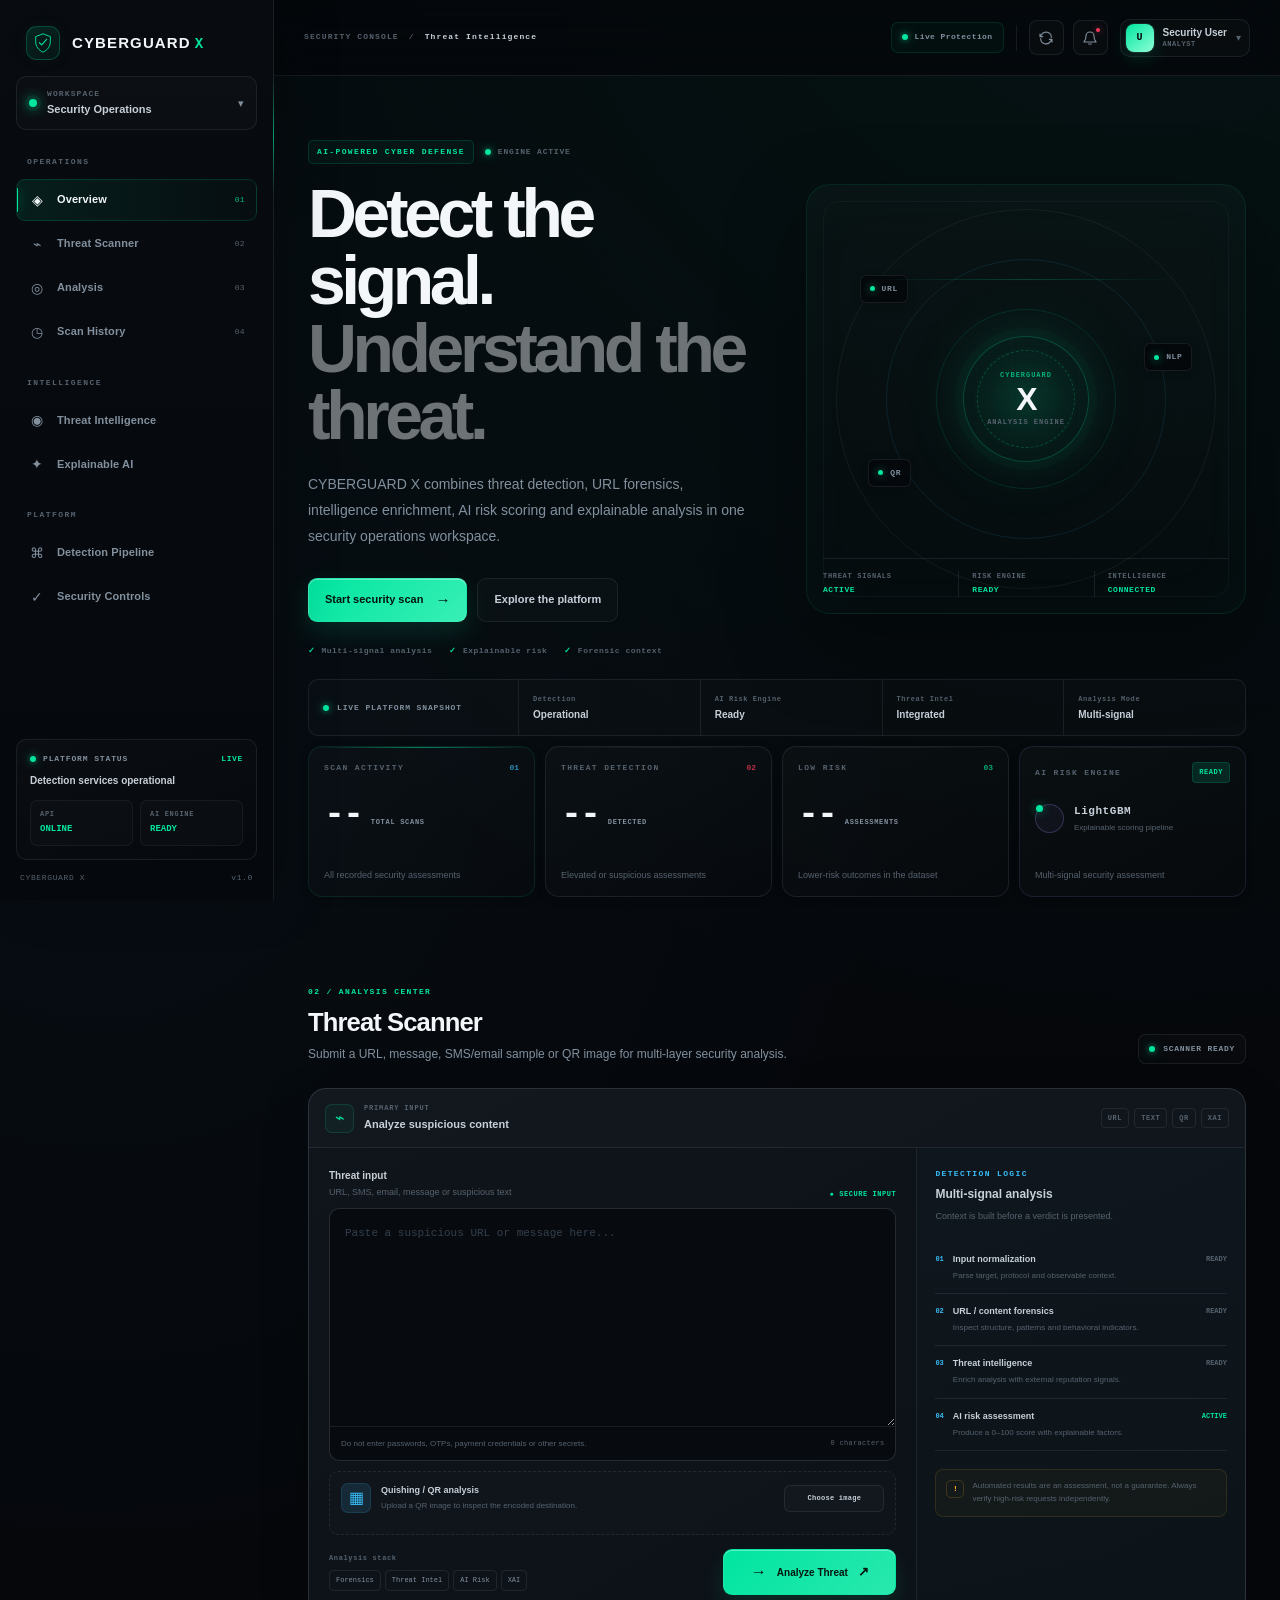
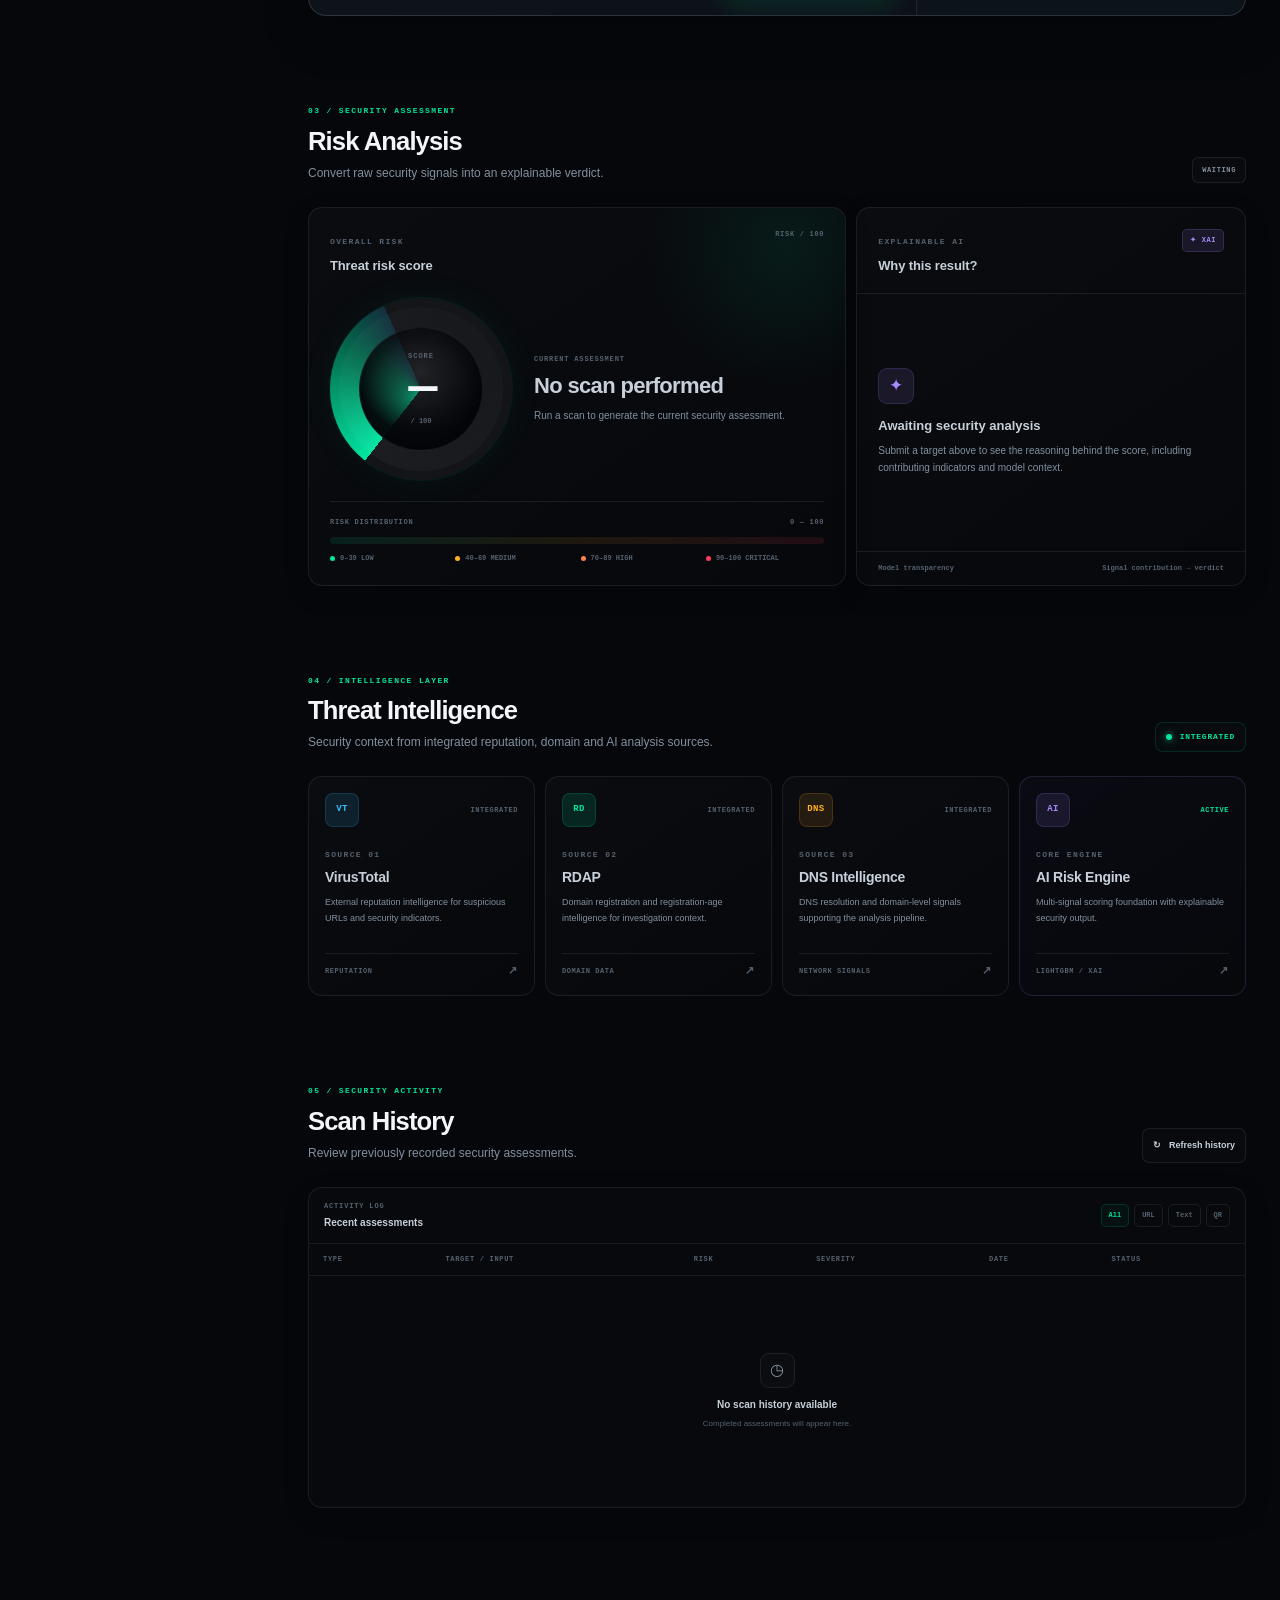
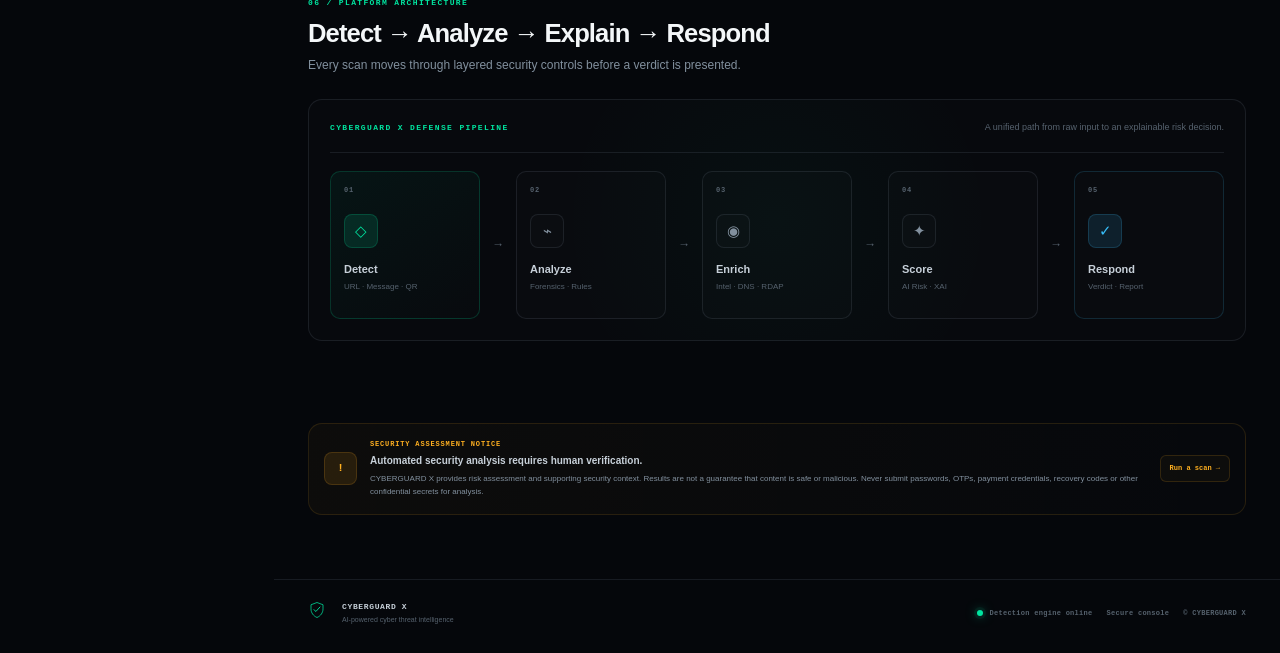
<file: index.html>
<!DOCTYPE html>
<html lang="en">
<head>
    <meta charset="UTF-8">
    <meta name="viewport" content="width=device-width, initial-scale=1.0">
    <meta name="description" content="CYBERGUARD X — AI-powered cyber threat detection, intelligence, explainable risk analysis and security investigation console.">
    <meta name="theme-color" content="#05070B">
    <meta name="color-scheme" content="dark">
    <title>CYBERGUARD X | Threat Intelligence Console</title>
    <link rel="stylesheet" href="style.css">
</head>
<body>

<!-- =========================================================
     CYBERGUARD X — PROFESSIONAL SOC CONSOLE
     This HTML preserves the existing JavaScript DOM contracts.
     ========================================================== -->

<div class="app-background" aria-hidden="true">
    <div class="background-grid"></div>
    <div class="background-noise"></div>
    <div class="background-glow glow-primary"></div>
    <div class="background-glow glow-secondary"></div>
</div>

<div class="app-shell" id="appShell">
    

    <!-- SIDEBAR -->
    <aside class="sidebar" id="sidebar" aria-label="Primary navigation">
        <div class="sidebar-top">
            <a class="brand" href="#overview" aria-label="CYBERGUARD X home">
                <span class="brand-mark" aria-hidden="true">
                    <svg viewBox="0 0 48 48">
                        <path d="M24 4 40 10v11c0 10.5-6.3 18.8-16 23C14.3 39.8 8 31.5 8 21V10L24 4Z" fill="none" stroke="currentColor" stroke-width="2"/>
                        <path d="m16 23 5 5 11-12" fill="none" stroke="currentColor" stroke-width="2.4" stroke-linecap="round" stroke-linejoin="round"/>
                    </svg>
                </span>
                <span class="brand-copy">
                    <strong>CYBERGUARD</strong><em>X</em>
                </span>
            </a>

            <div class="workspace-switcher">
                <span class="workspace-dot"></span>
                <span class="workspace-copy"><small>WORKSPACE</small><strong>Security Operations</strong></span>
                <span class="workspace-chevron" aria-hidden="true">▾</span>
            </div>

            <nav class="sidebar-nav" aria-label="Security console">
                <div class="nav-group">
                    <span class="nav-group-label">OPERATIONS</span>

                    <a href="#overview" class="nav-item active" data-section="overview">
                        <span class="nav-symbol">◈</span><span class="nav-label">Overview</span><span class="nav-shortcut">01</span>
                    </a>
                    <a href="#scanner" class="nav-item" data-section="scanner">
                        <span class="nav-symbol">⌁</span><span class="nav-label">Threat Scanner</span><span class="nav-shortcut">02</span>
                    </a>
                    <a href="#analysis" class="nav-item" data-section="analysis">
                        <span class="nav-symbol">◎</span><span class="nav-label">Analysis</span><span class="nav-shortcut">03</span>
                    </a>
                    <a href="#history" class="nav-item" data-section="history">
                        <span class="nav-symbol">◷</span><span class="nav-label">Scan History</span><span class="nav-shortcut">04</span>
                    </a>
                </div>

                <div class="nav-group">
                    <span class="nav-group-label">INTELLIGENCE</span>
                    <a href="#threat-intelligence" class="nav-item">
                        <span class="nav-symbol">◉</span><span class="nav-label">Threat Intelligence</span>
                    </a>
                    <a href="#xai" class="nav-item">
                        <span class="nav-symbol">✦</span><span class="nav-label">Explainable AI</span>
                    </a>
                </div>

                <div class="nav-group">
                    <span class="nav-group-label">PLATFORM</span>
                    <a href="#architecture" class="nav-item">
                        <span class="nav-symbol">⌘</span><span class="nav-label">Detection Pipeline</span>
                    </a>
                    <a href="#security-notice" class="nav-item">
                        <span class="nav-symbol">✓</span><span class="nav-label">Security Controls</span>
                    </a>
                </div>
            </nav>
        </div>

        <div class="sidebar-bottom">
            <div class="system-status-panel">
                <div class="system-status-top">
                    <div class="system-live"><span class="live-dot"></span><span>PLATFORM STATUS</span></div>
                    <span class="status-caption">LIVE</span>
                </div>
                <strong class="system-status-title">Detection services operational</strong>
                <div class="system-health-grid">
                    <div class="health-cell"><span>API</span><strong id="apiStatus">ONLINE</strong></div>
                    <div class="health-cell"><span>AI ENGINE</span><strong id="engineStatus">READY</strong></div>
                </div>
            </div>
            <div class="sidebar-meta"><span>CYBERGUARD X</span><span>v1.0</span></div>
        </div>
    </aside>

    <!-- MAIN -->
    <div class="main-wrapper">

        <!-- TOPBAR -->
        <header class="topbar">
            <div class="topbar-left">
                <button type="button" class="mobile-menu-btn" id="mobileMenuBtn" aria-label="Open navigation" aria-controls="sidebar">
                    <span></span><span></span><span></span>
                </button>
                <div class="breadcrumb">
                    <span>SECURITY CONSOLE</span><span class="breadcrumb-separator">/</span><strong>Threat Intelligence</strong>
                </div>
            </div>

            <div class="topbar-right">
                <div class="console-state"><span class="live-dot"></span><span>Live Protection</span></div>
                <div class="topbar-divider"></div>

                <button type="button" class="topbar-icon-button" id="refreshBtn" title="Refresh dashboard" aria-label="Refresh dashboard">
                    <svg viewBox="0 0 24 24" aria-hidden="true"><path d="M20 11a8 8 0 0 0-14.8-4L3 10m0-4v4h4M4 13a8 8 0 0 0 14.8 4L21 14m0 4v-4h-4" fill="none" stroke="currentColor" stroke-width="1.7" stroke-linecap="round" stroke-linejoin="round"/></svg>
                </button>

                <button type="button" class="topbar-icon-button" title="Notifications" aria-label="Notifications">
                    <span class="notification-indicator"></span>
                    <svg viewBox="0 0 24 24" aria-hidden="true"><path d="M18 9a6 6 0 0 0-12 0c0 7-3 7-3 9h18c0-2-3-2-3-9M10 21h4" fill="none" stroke="currentColor" stroke-width="1.7" stroke-linecap="round"/></svg>
                </button>

                <button type="button" class="profile-btn" id="profileBtn" aria-label="Open security user profile" aria-haspopup="dialog">
                    <span class="profile-avatar">U</span>
                    <span class="profile-copy"><strong>Security User</strong><small>Analyst</small></span>
                    <span class="profile-chevron" aria-hidden="true">▾</span>
                </button>
            </div>
        </header>

        <!-- CONTENT -->
        <main class="content">

            <!-- HERO -->
            <section id="overview" class="hero-section page-section" data-page-section="overview">
                <div class="hero-grid">
                    <div class="hero-copy">
                        <div class="eyebrow-row">
                            <span class="eyebrow">AI-POWERED CYBER DEFENSE</span>
                            <span class="eyebrow-status"><span class="live-dot"></span>ENGINE ACTIVE</span>
                        </div>
                        <h1>Detect the signal.<span>Understand the threat.</span></h1>
                        <p class="hero-description">CYBERGUARD X combines threat detection, URL forensics, intelligence enrichment, AI risk scoring and explainable analysis in one security operations workspace.</p>
                        <div class="hero-actions">
                            <a href="#scanner" class="button button-primary"><span>Start security scan</span><span class="button-arrow">→</span></a>
                            <a href="#architecture" class="button button-ghost"><span>Explore the platform</span></a>
                        </div>
                        <div class="hero-trust-row">
                            <span><span class="trust-check">✓</span>Multi-signal analysis</span>
                            <span><span class="trust-check">✓</span>Explainable risk</span>
                            <span><span class="trust-check">✓</span>Forensic context</span>
                        </div>
                    </div>

                    <div class="hero-visual" aria-label="CYBERGUARD X detection engine visualization">
                        <div class="hero-visual-grid"></div>
                        <div class="signal-orbit orbit-one"></div>
                        <div class="signal-orbit orbit-two"></div>
                        <div class="signal-orbit orbit-three"></div>
                        <div class="signal-node node-a"><span class="node-pulse"></span>URL</div>
                        <div class="signal-node node-b"><span class="node-pulse"></span>QR</div>
                        <div class="signal-node node-c"><span class="node-pulse"></span>NLP</div>

                        <div class="signal-core">
                            <div class="core-ring"></div>
                            <div class="core-content"><span class="core-label">CYBERGUARD</span><strong>X</strong><small>ANALYSIS ENGINE</small></div>
                        </div>

                        <div class="hero-telemetry">
                            <span class="telemetry-line"><span>THREAT SIGNALS</span><strong>ACTIVE</strong></span>
                            <span class="telemetry-line"><span>RISK ENGINE</span><strong>READY</strong></span>
                            <span class="telemetry-line"><span>INTELLIGENCE</span><strong>CONNECTED</strong></span>
                        </div>
                    </div>
                </div>
            </section>

            <!-- LIVE STRIP -->
            <section class="platform-strip" aria-label="Security platform status">
                <div class="platform-strip-label"><span class="live-dot"></span><span>LIVE PLATFORM SNAPSHOT</span></div>
                <div class="platform-strip-item"><span>Detection</span><strong>Operational</strong></div>
                <div class="platform-strip-item"><span>AI Risk Engine</span><strong>Ready</strong></div>
                <div class="platform-strip-item"><span>Threat Intel</span><strong>Integrated</strong></div>
                <div class="platform-strip-item"><span>Analysis Mode</span><strong>Multi-signal</strong></div>
            </section>

            <!-- METRICS -->
            <section class="metrics-grid" aria-label="Platform metrics">
                <article class="metric-card metric-card-accent">
                    <div class="metric-top"><span class="metric-kicker">SCAN ACTIVITY</span><span class="metric-code">01</span></div>
                    <div class="metric-value-row"><strong id="totalScans">--</strong><span class="metric-unit">TOTAL SCANS</span></div>
                    <div class="metric-footer">All recorded security assessments</div>
                </article>

                <article class="metric-card">
                    <div class="metric-top"><span class="metric-kicker">THREAT DETECTION</span><span class="metric-code danger-code">02</span></div>
                    <div class="metric-value-row"><strong id="threatsDetected">--</strong><span class="metric-unit">DETECTED</span></div>
                    <div class="metric-footer">Elevated or suspicious assessments</div>
                </article>

                <article class="metric-card">
                    <div class="metric-top"><span class="metric-kicker">LOW RISK</span><span class="metric-code safe-code">03</span></div>
                    <div class="metric-value-row"><strong id="lowRiskCount">--</strong><span class="metric-unit">ASSESSMENTS</span></div>
                    <div class="metric-footer">Lower-risk outcomes in the dataset</div>
                </article>

                <article class="metric-card metric-card-engine">
                    <div class="metric-top"><span class="metric-kicker">AI RISK ENGINE</span><span class="engine-live-badge">READY</span></div>
                    <div class="engine-metric"><span class="engine-status-ring"><span></span></span><div><strong>LightGBM</strong><span>Explainable scoring pipeline</span></div></div>
                    <div class="metric-footer">Multi-signal security assessment</div>
                </article>
            </section>

            <!-- SCANNER -->
            <section id="scanner" class="dashboard-section scanner-section page-section" data-page-section="scanner">
                <div class="section-header">
                    <div><span class="section-kicker">02 / ANALYSIS CENTER</span><h2>Threat Scanner</h2><p>Submit a URL, message, SMS/email sample or QR image for multi-layer security analysis.</p></div>
                    <div class="section-state"><span class="live-dot"></span>SCANNER READY</div>
                </div>

                <div class="scanner-workspace">
                    <div class="scanner-workspace-header">
                        <div class="scanner-mode-copy"><div class="scanner-mode-mark">⌁</div><div><span>PRIMARY INPUT</span><strong>Analyze suspicious content</strong></div></div>
                        <div class="scanner-capabilities"><span>URL</span><span>TEXT</span><span>QR</span><span>XAI</span></div>
                    </div>

                    <div class="scanner-layout">
                        <div class="scanner-input-column">
                            <div class="input-meta-row">
                                <div><label for="threatInput" class="input-label">Threat input</label><span class="input-helper">URL, SMS, email, message or suspicious text</span></div>
                                <span class="secure-badge"><span>●</span>SECURE INPUT</span>
                            </div>

                            <div class="input-shell">
                                <textarea id="threatInput" rows="10" placeholder="Paste a suspicious URL or message here..." autocomplete="off" spellcheck="false" aria-describedby="inputHint"></textarea>
                                <div class="input-shell-bottom"><span id="inputHint">Do not enter passwords, OTPs, payment credentials or other secrets.</span><span id="characterCount">0 characters</span></div>
                            </div>

                            <div class="qr-intake" id="qrUploadSection">
                                <div class="qr-intake-mark">▦</div>
                                <div class="qr-intake-copy"><strong>Quishing / QR analysis</strong><span>Upload a QR image to inspect the encoded destination.</span></div>
                                <label for="qrFileInput" class="qr-upload-button">Choose image</label>
                                <input type="file" id="qrFileInput" accept="image/png,image/jpeg,image/webp" hidden>
                                <span id="fileNameDisplay" class="file-name-display" aria-live="polite"></span>
                            </div>

                            <div class="scanner-submit-row">
                                <div class="analysis-stack"><span>Analysis stack</span><div class="analysis-stack-items"><span>Forensics</span><span>Threat Intel</span><span>AI Risk</span><span>XAI</span></div></div>
                                <button type="button" id="analyzeBtn" class="scan-button"><span class="scan-button-icon">→</span><span>Analyze Threat</span><span class="scan-button-arrow">↗</span></button>
                            </div>
                        </div>

                        <aside class="scanner-intelligence">
                            <div class="scanner-intelligence-header"><span class="section-kicker">DETECTION LOGIC</span><strong>Multi-signal analysis</strong><span>Context is built before a verdict is presented.</span></div>
                            <div class="signal-stack">
                                <div class="signal-row"><span class="signal-index">01</span><div><strong>Input normalization</strong><span>Parse target, protocol and observable context.</span></div><span class="signal-state">READY</span></div>
                                <div class="signal-row"><span class="signal-index">02</span><div><strong>URL / content forensics</strong><span>Inspect structure, patterns and behavioral indicators.</span></div><span class="signal-state">READY</span></div>
                                <div class="signal-row"><span class="signal-index">03</span><div><strong>Threat intelligence</strong><span>Enrich analysis with external reputation signals.</span></div><span class="signal-state">READY</span></div>
                                <div class="signal-row"><span class="signal-index">04</span><div><strong>AI risk assessment</strong><span>Produce a 0–100 score with explainable factors.</span></div><span class="signal-state active">ACTIVE</span></div>
                            </div>
                            <div class="scanner-security-note"><span class="security-note-mark">!</span><p>Automated results are an assessment, not a guarantee. Always verify high-risk requests independently.</p></div>
                        </aside>
                    </div>
                </div>
            </section>

            <!-- ANALYSIS -->
            <section id="analysis" class="dashboard-section analysis-section page-section" data-page-section="analysis">
                <div class="section-header">
                    <div><span class="section-kicker">03 / SECURITY ASSESSMENT</span><h2>Risk Analysis</h2><p>Convert raw security signals into an explainable verdict.</p></div>
                    <span id="severityBadge" class="badge">WAITING</span>
                </div>

                <div class="analysis-dashboard">
                    <article class="risk-score-panel">
                        <div class="panel-topline"><div><span class="panel-kicker">OVERALL RISK</span><h3>Threat risk score</h3></div><span class="panel-code">RISK / 100</span></div>
                        <div class="risk-score-main">
                            <div class="risk-gauge" aria-hidden="true"><div class="risk-gauge-back"></div><div class="risk-gauge-core"><span class="risk-gauge-label">SCORE</span><strong id="riskScore">—</strong><span class="risk-gauge-unit">/ 100</span></div></div>
                            <div class="risk-verdict"><span class="risk-verdict-label">CURRENT ASSESSMENT</span><strong id="threatStatus">No scan performed</strong><p>Run a scan to generate the current security assessment.</p></div>
                        </div>
                        <div class="risk-meter-area">
                            <div class="risk-meter-heading"><span>RISK DISTRIBUTION</span><span>0 — 100</span></div>
                            <div class="meter-container" role="progressbar" aria-label="Threat risk score" aria-valuemin="0" aria-valuemax="100" aria-valuenow="0"><div id="meterBar" class="meter-bar"></div></div>
                            <div class="risk-scale">
                                <span><i class="scale-dot low"></i>0–39 LOW</span>
                                <span><i class="scale-dot medium"></i>40–69 MEDIUM</span>
                                <span><i class="scale-dot high"></i>70–89 HIGH</span>
                                <span><i class="scale-dot critical"></i>90–100 CRITICAL</span>
                            </div>
                        </div>
                    </article>

                    <article class="explanation-panel">
                        <div class="panel-topline"><div><span class="panel-kicker">EXPLAINABLE AI</span><h3>Why this result?</h3></div><span class="xai-chip">✦ XAI</span></div>
                        <div id="explanation" class="explanation-content" aria-live="polite">
                            <div class="analysis-empty"><div class="analysis-empty-icon">✦</div><strong>Awaiting security analysis</strong><p>Submit a target above to see the reasoning behind the score, including contributing indicators and model context.</p></div>
                        </div>
                        <div class="explanation-footer"><span>Model transparency</span><span>Signal contribution → verdict</span></div>
                    </article>
                </div>

                <div id="forensicsWrapper" class="forensics-area" hidden>
                    <div class="forensics-header"><div><span class="section-kicker">FORENSIC EVIDENCE</span><h3>Detection indicators</h3></div><span class="forensics-live">ANALYSIS COMPLETE</span></div>
                    <div class="forensics-grid">
                        <article id="xai" class="forensics-panel">
                            <div class="forensics-panel-head"><div><span class="forensic-icon purple">✦</span><div><strong>Risk factors</strong><span>Contributing security signals</span></div></div></div>
                            <ul id="xaiList" class="xai-list"></ul>
                        </article>

                        <article id="redirectAnalysis" class="forensics-panel">
                            <div class="forensics-panel-head"><div><span class="forensic-icon orange">↪</span><div><strong>Redirect sequence</strong><span>URL navigation trace</span></div></div></div>
                            <div id="hopChainWrapper" hidden><div id="hopChainLogs" class="hop-chain"></div></div>
                            <div id="redirectEmpty" class="forensics-empty">No redirect data available.</div>
                        </article>
                    </div>
                    <div class="dossier-bar">
                        <div class="dossier-copy"><span class="dossier-icon">⌁</span><div><strong>Security assessment dossier</strong><span>Export the current analysis as structured evidence.</span></div></div>
                        <button type="button" id="downloadReportBtn" class="secondary-button"><span>↓</span>Download JSON report</button>
                    </div>
                </div>
            </section>

            <!-- INTELLIGENCE -->
            <section id="threat-intelligence" class="dashboard-section intelligence-section page-section">
                <div class="section-header">
                    <div><span class="section-kicker">04 / INTELLIGENCE LAYER</span><h2>Threat Intelligence</h2><p>Security context from integrated reputation, domain and AI analysis sources.</p></div>
                    <span class="integration-status"><span class="live-dot"></span>INTEGRATED</span>
                </div>

                <div class="intelligence-grid">
                    <article class="intelligence-card">
                        <div class="intelligence-card-top"><span class="source-mark vt">VT</span><span class="source-status">INTEGRATED</span></div>
                        <span class="source-index">SOURCE 01</span><h3>VirusTotal</h3><p>External reputation intelligence for suspicious URLs and security indicators.</p>
                        <div class="source-footer"><span>REPUTATION</span><span>↗</span></div>
                    </article>
                    <article class="intelligence-card">
                        <div class="intelligence-card-top"><span class="source-mark rdap">RD</span><span class="source-status">INTEGRATED</span></div>
                        <span class="source-index">SOURCE 02</span><h3>RDAP</h3><p>Domain registration and registration-age intelligence for investigation context.</p>
                        <div class="source-footer"><span>DOMAIN DATA</span><span>↗</span></div>
                    </article>
                    <article class="intelligence-card">
                        <div class="intelligence-card-top"><span class="source-mark dns">DNS</span><span class="source-status">INTEGRATED</span></div>
                        <span class="source-index">SOURCE 03</span><h3>DNS Intelligence</h3><p>DNS resolution and domain-level signals supporting the analysis pipeline.</p>
                        <div class="source-footer"><span>NETWORK SIGNALS</span><span>↗</span></div>
                    </article>
                    <article class="intelligence-card featured">
                        <div class="intelligence-card-top"><span class="source-mark ai">AI</span><span class="source-status active">ACTIVE</span></div>
                        <span class="source-index">CORE ENGINE</span><h3>AI Risk Engine</h3><p>Multi-signal scoring foundation with explainable security output.</p>
                        <div class="source-footer"><span>LIGHTGBM / XAI</span><span>↗</span></div>
                    </article>
                </div>
            </section>

            <!-- HISTORY -->
            <section id="history" class="dashboard-section history-section page-section">
                <div class="section-header">
                    <div><span class="section-kicker">05 / SECURITY ACTIVITY</span><h2>Scan History</h2><p>Review previously recorded security assessments.</p></div>
                    <button type="button" class="outline-button" id="loadHistoryBtn"><span>↻</span>Refresh history</button>
                </div>

                <div class="history-panel">
                    <div class="history-toolbar">
                        <div class="history-toolbar-title"><span>ACTIVITY LOG</span><strong>Recent assessments</strong></div>
                        <div class="history-filters"><span class="filter-chip active">All</span><span class="filter-chip">URL</span><span class="filter-chip">Text</span><span class="filter-chip">QR</span></div>
                    </div>
                    <div class="history-table-wrapper">
                        <table class="history-table">
                            <thead><tr><th>TYPE</th><th>TARGET / INPUT</th><th>RISK</th><th>SEVERITY</th><th>DATE</th><th>STATUS</th></tr></thead>
                            <tbody id="historyTableBody">
                                <tr class="empty-history"><td colspan="6"><div class="history-empty"><span class="history-empty-mark">◷</span><strong>No scan history available</strong><p>Completed assessments will appear here.</p></div></td></tr>
                            </tbody>
                        </table>
                    </div>
                </div>
            </section>

            <!-- PIPELINE -->
            <section id="architecture" class="dashboard-section architecture-section page-section">
                <div class="section-header">
                    <div><span class="section-kicker">06 / PLATFORM ARCHITECTURE</span><h2>Detect → Analyze → Explain → Respond</h2><p>Every scan moves through layered security controls before a verdict is presented.</p></div>
                </div>

                <div class="pipeline-card">
                    <div class="pipeline-intro"><span class="pipeline-line-label">CYBERGUARD X DEFENSE PIPELINE</span><p>A unified path from raw input to an explainable risk decision.</p></div>

                    <div class="pipeline">
                        <article class="pipeline-step active"><span class="pipeline-number">01</span><div class="pipeline-symbol">◇</div><strong>Detect</strong><span>URL · Message · QR</span></article>
                        <div class="pipeline-connector">→</div>
                        <article class="pipeline-step"><span class="pipeline-number">02</span><div class="pipeline-symbol">⌁</div><strong>Analyze</strong><span>Forensics · Rules</span></article>
                        <div class="pipeline-connector">→</div>
                        <article class="pipeline-step"><span class="pipeline-number">03</span><div class="pipeline-symbol">◉</div><strong>Enrich</strong><span>Intel · DNS · RDAP</span></article>
                        <div class="pipeline-connector">→</div>
                        <article class="pipeline-step"><span class="pipeline-number">04</span><div class="pipeline-symbol">✦</div><strong>Score</strong><span>AI Risk · XAI</span></article>
                        <div class="pipeline-connector">→</div>
                        <article class="pipeline-step final"><span class="pipeline-number">05</span><div class="pipeline-symbol">✓</div><strong>Respond</strong><span>Verdict · Report</span></article>
                    </div>
                </div>
            </section>

            <!-- SECURITY NOTICE -->
            <section id="security-notice" class="security-notice">
                <div class="security-notice-icon">!</div>
                <div class="security-notice-copy">
                    <span>SECURITY ASSESSMENT NOTICE</span>
                    <strong>Automated security analysis requires human verification.</strong>
                    <p>CYBERGUARD X provides risk assessment and supporting security context. Results are not a guarantee that content is safe or malicious. Never submit passwords, OTPs, payment credentials, recovery codes or other confidential secrets for analysis.</p>
                </div>
                <a href="#scanner" class="security-notice-action">Run a scan →</a>
            </section>
        </main>

        <!-- FOOTER -->
        <footer class="app-footer">
            <div class="footer-brand">
                <span class="footer-mark">
                    <svg viewBox="0 0 48 48" aria-hidden="true">
                        <path d="M24 4 40 10v11c0 10.5-6.3 18.8-16 23C14.3 39.8 8 31.5 8 21V10L24 4Z" fill="none" stroke="currentColor" stroke-width="2"/>
                        <path d="m16 23 5 5 11-12" fill="none" stroke="currentColor" stroke-width="2.4" stroke-linecap="round" stroke-linejoin="round"/>
                    </svg>
                </span>
                <div><strong>CYBERGUARD X</strong><span>AI-powered cyber threat intelligence</span></div>
            </div>
            <div class="footer-status">
                <span><span class="live-dot"></span>Detection engine online</span>
                <span>Secure console</span>
                <span>© CYBERGUARD X</span>
            </div>
        </footer>
    </div>
</div>

<!-- LOADING -->
<div id="loadingOverlay" class="loading-overlay" hidden aria-live="polite" aria-busy="true">
    <div class="loading-panel">
        <div class="loading-orbit"><span></span><span></span><span></span></div>
        <span class="loading-kicker">CYBERGUARD X</span>
        <strong>Analyzing threat</strong>
        <p>Running multi-signal security checks...</p>
        <div class="loading-steps">
            <span><i></i>URL Intelligence</span>
            <span><i></i>Threat Intelligence</span>
            <span><i></i>AI Risk Engine</span>
        </div>
    </div>
</div>

<!-- TOASTS -->
<div id="toastContainer" class="toast-container" aria-live="polite" aria-atomic="true"></div>

<!-- PROFILE -->
<div id="profileModal" class="modal" hidden role="dialog" aria-modal="true" aria-labelledby="profileModalTitle">
    <div class="modal-backdrop"></div>
    <div class="modal-card">
        <button type="button" class="modal-close" id="closeProfileModal" aria-label="Close profile">×</button>
        <div class="modal-avatar">U</div>
        <span class="section-kicker">SECURITY USER</span>
        <h2 id="profileModalTitle">Security User</h2>
        <p id="profileEmail">Authenticated CYBERGUARD X analyst</p>
        <div class="profile-status"><span class="live-dot"></span>Authentication active</div>
    </div>
</div>

<script src="script.js"></script>
</body>
</html>
</file>
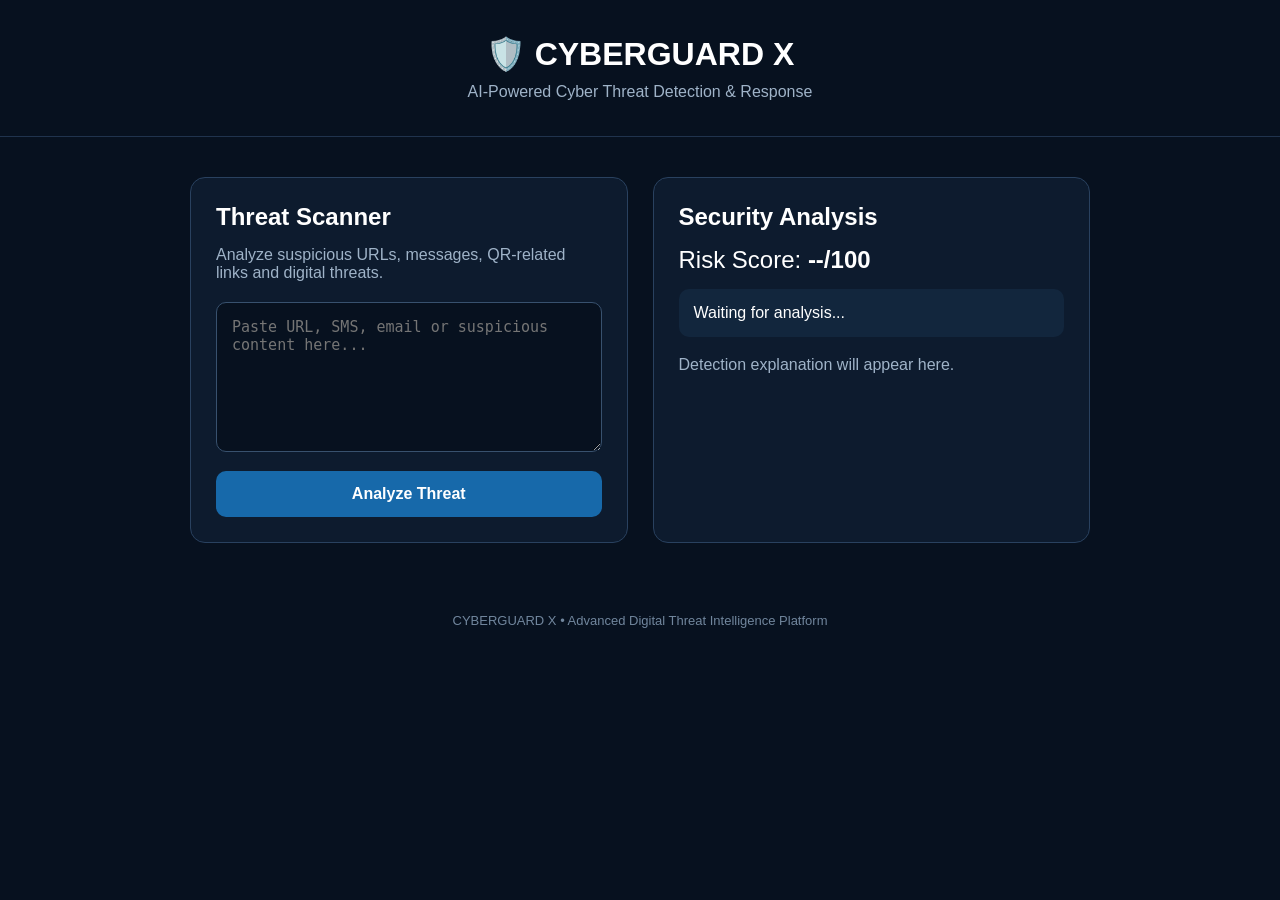
<file: frontend/index.html>
<!DOCTYPE html>
<html lang="en">
<head>
    <meta charset="UTF-8">
    <meta name="viewport" content="width=device-width, initial-scale=1.0">

    <title>CYBERGUARD X</title>

    <link rel="stylesheet" href="style.css">
</head>

<body>

    <header>
        <h1>🛡️ CYBERGUARD X</h1>
        <p>AI-Powered Cyber Threat Detection & Response</p>
    </header>

    <main>

        <section class="scanner">
            <h2>Threat Scanner</h2>

            <p>
                Analyze suspicious URLs, messages, QR-related links
                and digital threats.
            </p>

            <textarea
                id="threatInput"
                placeholder="Paste URL, SMS, email or suspicious content here..."
            ></textarea>

            <button id="analyzeBtn">
                Analyze Threat
            </button>
        </section>

        <section class="result">
            <h2>Security Analysis</h2>

            <div id="riskScore">
                Risk Score: <strong>--/100</strong>
            </div>

            <div id="threatStatus">
                Waiting for analysis...
            </div>

            <div id="explanation">
                Detection explanation will appear here.
            </div>
        </section>

    </main>

    <footer>
        <p>CYBERGUARD X • Advanced Digital Threat Intelligence Platform</p>
    </footer>

    <script src="script.js"></script>

</body>
</html>
</file>
<file: style.css>
/* ============================================================
   CYBERGUARD X — PROFESSIONAL SOC UI
   ============================================================
   Visual direction:
   - near-black operations-console base
   - restrained cyber green accent
   - intelligence blue secondary signal
   - red / amber threat states
   - technical grid, thin borders, editorial spacing
   - responsive desktop / tablet / mobile behavior

   Designed for:
   cyberguard-x-index.html
   ============================================================ */


/* ============================================================
   01. DESIGN TOKENS
   ============================================================ */


:root {
    --bg: #05070b;
    --bg-deep: #030508;
    --surface-0: #080b10;
    --surface-1: #0b1016;
    --surface-2: #0e141c;
    --surface-3: #121923;
    --surface-4: #17202b;

    --line: rgba(148, 163, 184, 0.13);
    --line-strong: rgba(148, 163, 184, 0.21);
    --line-bright: rgba(0, 229, 160, 0.24);

    --text: #f4f7f9;
    --text-soft: #c7d0d9;
    --muted: #82909e;
    --muted-2: #56626e;

    --green: #00e5a0;
    --green-strong: #12f1ab;
    --green-dim: rgba(0, 229, 160, 0.12);
    --green-glow: rgba(0, 229, 160, 0.22);

    --blue: #38bdf8;
    --blue-dim: rgba(56, 189, 248, 0.12);

    --red: #ff3b5c;
    --red-dim: rgba(255, 59, 92, 0.11);

    --amber: #ffb020;
    --amber-dim: rgba(255, 176, 32, 0.11);

    --purple: #a78bfa;
    --purple-dim: rgba(167, 139, 250, 0.11);

    --cyan: #22d3ee;
    --cyan-dim: rgba(34, 211, 238, 0.10);

    --shadow-xs: 0 2px 8px rgba(0, 0, 0, 0.18);
    --shadow-sm: 0 8px 24px rgba(0, 0, 0, 0.18);
    --shadow-md: 0 18px 48px rgba(0, 0, 0, 0.23);
    --shadow-lg: 0 28px 80px rgba(0, 0, 0, 0.34);

    --radius-xs: 6px;
    --radius-sm: 10px;
    --radius-md: 14px;
    --radius-lg: 18px;
    --radius-xl: 24px;

    --sidebar-width: 274px;
    --topbar-height: 76px;
    --content-width: 1480px;

    --mono: "SFMono-Regular", "Cascadia Code", "Roboto Mono",
        Consolas, "Liberation Mono", monospace;

    --sans: Inter, ui-sans-serif, -apple-system, BlinkMacSystemFont,
        "Segoe UI", Roboto, Helvetica, Arial, sans-serif;

    --ease: cubic-bezier(0.2, 0.8, 0.2, 1);
}


/* ============================================================
   02. RESET / BASE
   ============================================================ */

*,
*::before,
*::after {
    box-sizing: border-box;
}

html {
    scroll-behavior: smooth;
    min-height: 100%;
    background: var(--bg-deep);
}

body {
    min-height: 100%;
    margin: 0;
    background:
        radial-gradient(circle at 90% -5%, rgba(0, 229, 160, 0.06), transparent 30%),
        radial-gradient(circle at 8% 20%, rgba(56, 189, 248, 0.035), transparent 25%),
        var(--bg);
    color: var(--text);
    font-family: var(--sans);
    font-size: 14px;
    line-height: 1.55;
    -webkit-font-smoothing: antialiased;
    text-rendering: optimizeLegibility;
}

body::selection {
    background: rgba(0, 229, 160, 0.22);
    color: #fff;
}

button,
input,
textarea,
select {
    font: inherit;
}

button,
a,
label {
    -webkit-tap-highlight-color: transparent;
}

button {
    cursor: pointer;
}

a {
    color: inherit;
    text-decoration: none;
}

img,
svg {
    max-width: 100%;
}

svg {
    display: block;
}

p,
h1,
h2,
h3,
h4,
ul {
    margin-top: 0;
}

ul {
    padding: 0;
}

section {
    scroll-margin-top: 96px;
}

[hidden] {
    display: none !important;
}


/* ============================================================
   03. GLOBAL BACKGROUND SYSTEM
   ============================================================ */

.app-background {
    position: fixed;
    inset: 0;
    z-index: -10;
    pointer-events: none;
    overflow: hidden;
    background:
        radial-gradient(circle at 78% 14%, rgba(0, 229, 160, 0.035), transparent 20%),
        linear-gradient(180deg, #06090d 0%, #05070b 100%);
}

.background-grid {
    position: absolute;
    inset: 0;
    opacity: 0.31;
    background-image:
        linear-gradient(rgba(255, 255, 255, 0.018) 1px, transparent 1px),
        linear-gradient(90deg, rgba(255, 255, 255, 0.018) 1px, transparent 1px);
    background-size: 54px 54px;
    mask-image: linear-gradient(to bottom, black 0%, rgba(0, 0, 0, 0.8) 65%, transparent 100%);
}

.background-noise {
    position: absolute;
    inset: 0;
    opacity: 0.022;
    background-image: url("data:image/svg+xml,%3Csvg viewBox='0 0 180 180' xmlns='http://www.w3.org/2000/svg'%3E%3Cfilter id='n'%3E%3CfeTurbulence type='fractalNoise' baseFrequency='.82' numOctaves='2' stitchTiles='stitch'/%3E%3C/filter%3E%3Crect width='100%25' height='100%25' filter='url(%23n)' opacity='.6'/%3E%3C/svg%3E");
    mix-blend-mode: screen;
}

.background-glow {
    position: absolute;
    width: 620px;
    height: 620px;
    border-radius: 50%;
    filter: blur(100px);
    opacity: 0.12;
}

.glow-primary {
    top: -290px;
    right: 6%;
    background: var(--green);
}

.glow-secondary {
    top: 48%;
    left: -330px;
    background: var(--blue);
    opacity: 0.045;
}


/* ============================================================
   04. APP SHELL
   ============================================================ */

.app-shell {
    display: flex;
    min-height: 100vh;
    width: 100%;
}

.main-wrapper {
    min-width: 0;
    flex: 1;
    margin-left: var(--sidebar-width);
}


/* ============================================================
   05. SIDEBAR
   ============================================================ */

.sidebar {
    position: fixed;
    inset: 0 auto 0 0;
    z-index: 100;
    display: flex;
    width: var(--sidebar-width);
    min-height: 100vh;
    flex-direction: column;
    justify-content: space-between;
    border-right: 1px solid var(--line);
    background:
        linear-gradient(180deg, rgba(8, 11, 16, 0.985), rgba(5, 8, 12, 0.985));
    box-shadow: 16px 0 50px rgba(0, 0, 0, 0.16);
    backdrop-filter: blur(22px);
}

.sidebar::after {
    position: absolute;
    top: 76px;
    right: -1px;
    width: 1px;
    height: 120px;
    content: "";
    background: linear-gradient(
        to bottom,
        rgba(0, 229, 160, 0),
        rgba(0, 229, 160, 0.62),
        rgba(0, 229, 160, 0)
    );
}

.sidebar-top {
    padding: 22px 16px 0;
}

.brand {
    display: inline-flex;
    align-items: center;
    gap: 12px;
    padding: 4px 10px 16px;
}

.brand-mark {
    display: grid;
    width: 34px;
    height: 34px;
    place-items: center;
    color: var(--green);
    border: 1px solid rgba(0, 229, 160, 0.26);
    border-radius: 10px;
    background:
        linear-gradient(145deg, rgba(0, 229, 160, 0.11), rgba(0, 229, 160, 0.025));
    box-shadow:
        inset 0 0 20px rgba(0, 229, 160, 0.05),
        0 0 22px rgba(0, 229, 160, 0.04);
}

.brand-mark svg {
    width: 22px;
    height: 22px;
}

.brand-copy {
    display: inline-flex;
    align-items: baseline;
    gap: 4px;
    letter-spacing: 0.08em;
}

.brand-copy strong {
    color: var(--text);
    font-size: 15px;
    font-weight: 800;
}

.brand-copy em {
    color: var(--green);
    font-family: var(--mono);
    font-size: 14px;
    font-style: normal;
    font-weight: 800;
}

.workspace-switcher {
    display: flex;
    align-items: center;
    gap: 10px;
    padding: 11px 12px;
    border: 1px solid var(--line);
    border-radius: var(--radius-sm);
    background: rgba(255, 255, 255, 0.018);
}

.workspace-dot {
    position: relative;
    width: 8px;
    height: 8px;
    flex: 0 0 auto;
    border-radius: 999px;
    background: var(--green);
    box-shadow: 0 0 0 4px rgba(0, 229, 160, 0.07), 0 0 13px var(--green);
}

.workspace-copy {
    display: flex;
    min-width: 0;
    flex: 1;
    flex-direction: column;
    gap: 1px;
}

.workspace-copy small,
.workspace-copy strong {
    overflow: hidden;
    text-overflow: ellipsis;
    white-space: nowrap;
}

.workspace-copy small {
    color: var(--muted-2);
    font-family: var(--mono);
    font-size: 8px;
    font-weight: 700;
    letter-spacing: 0.14em;
}

.workspace-copy strong {
    color: var(--text-soft);
    font-size: 11px;
    font-weight: 650;
}

.workspace-chevron {
    color: var(--muted);
    font-size: 11px;
}

.sidebar-nav {
    margin-top: 26px;
}

.nav-group + .nav-group {
    margin-top: 24px;
}

.nav-group-label {
    display: block;
    padding: 0 11px 8px;
    color: var(--muted-2);
    font-family: var(--mono);
    font-size: 8px;
    font-weight: 800;
    letter-spacing: 0.18em;
}

.nav-item {
    position: relative;
    display: flex;
    align-items: center;
    gap: 11px;
    min-height: 42px;
    margin: 2px 0;
    padding: 0 11px;
    overflow: hidden;
    border: 1px solid transparent;
    border-radius: 9px;
    color: var(--muted);
    transition:
        color 180ms var(--ease),
        border-color 180ms var(--ease),
        background 180ms var(--ease),
        transform 180ms var(--ease);
}

.nav-item:hover {
    color: var(--text-soft);
    border-color: var(--line);
    background: rgba(255, 255, 255, 0.024);
    transform: translateX(2px);
}

.nav-item.active {
    color: var(--text);
    border-color: rgba(0, 229, 160, 0.16);
    background:
        linear-gradient(90deg, rgba(0, 229, 160, 0.095), rgba(0, 229, 160, 0.02));
}

.nav-item.active::before {
    position: absolute;
    top: 8px;
    bottom: 8px;
    left: -1px;
    width: 2px;
    border-radius: 2px;
    content: "";
    background: var(--green);
    box-shadow: 0 0 12px rgba(0, 229, 160, 0.5);
}

.nav-symbol {
    display: grid;
    width: 18px;
    height: 18px;
    flex: 0 0 18px;
    place-items: center;
    color: currentColor;
    font-size: 14px;
    line-height: 1;
}

.nav-label {
    min-width: 0;
    flex: 1;
    font-size: 11px;
    font-weight: 650;
    letter-spacing: 0.01em;
}

.nav-shortcut {
    color: var(--muted-2);
    font-family: var(--mono);
    font-size: 8px;
    letter-spacing: 0.04em;
}

.nav-item.active .nav-shortcut {
    color: rgba(0, 229, 160, 0.8);
}

.sidebar-bottom {
    padding: 14px 16px 16px;
}

.system-status-panel {
    padding: 13px;
    border: 1px solid var(--line);
    border-radius: var(--radius-sm);
    background:
        linear-gradient(160deg, rgba(255, 255, 255, 0.022), rgba(255, 255, 255, 0.008));
}

.system-status-top {
    display: flex;
    align-items: center;
    justify-content: space-between;
    gap: 12px;
}

.system-live {
    display: inline-flex;
    align-items: center;
    gap: 7px;
    color: var(--muted);
    font-family: var(--mono);
    font-size: 8px;
    font-weight: 800;
    letter-spacing: 0.11em;
}

.live-dot {
    display: inline-block;
    width: 6px;
    height: 6px;
    flex: 0 0 6px;
    border-radius: 999px;
    background: var(--green);
    box-shadow: 0 0 0 3px rgba(0, 229, 160, 0.07), 0 0 11px rgba(0, 229, 160, 0.6);
    animation: statusPulse 2.2s ease-in-out infinite;
}

.status-caption {
    color: var(--green);
    font-family: var(--mono);
    font-size: 8px;
    font-weight: 800;
    letter-spacing: 0.08em;
}

.system-status-title {
    display: block;
    margin-top: 9px;
    color: var(--text-soft);
    font-size: 10px;
    font-weight: 600;
    line-height: 1.45;
}

.system-health-grid {
    display: grid;
    grid-template-columns: 1fr 1fr;
    gap: 7px;
    margin-top: 11px;
}

.health-cell {
    min-width: 0;
    padding: 8px 9px;
    border: 1px solid rgba(148, 163, 184, 0.09);
    border-radius: 7px;
    background: rgba(255, 255, 255, 0.014);
}

.health-cell span,
.health-cell strong {
    display: block;
}

.health-cell span {
    color: var(--muted-2);
    font-family: var(--mono);
    font-size: 7px;
    font-weight: 800;
    letter-spacing: 0.1em;
}

.health-cell strong {
    margin-top: 3px;
    color: var(--green);
    font-family: var(--mono);
    font-size: 9px;
    font-weight: 800;
}

.sidebar-meta {
    display: flex;
    justify-content: space-between;
    margin-top: 12px;
    padding: 0 4px;
    color: var(--muted-2);
    font-family: var(--mono);
    font-size: 8px;
    letter-spacing: 0.08em;
}


/* ============================================================
   06. TOP BAR
   ============================================================ */

.topbar {
    position: sticky;
    top: 0;
    z-index: 60;
    display: flex;
    min-height: var(--topbar-height);
    align-items: center;
    justify-content: space-between;
    gap: 20px;
    padding: 0 30px;
    border-bottom: 1px solid var(--line);
    background: rgba(5, 7, 11, 0.78);
    backdrop-filter: blur(22px);
}

.topbar-left,
.topbar-right {
    display: flex;
    align-items: center;
}

.topbar-left {
    min-width: 0;
}

.breadcrumb {
    display: flex;
    min-width: 0;
    align-items: center;
    gap: 10px;
    color: var(--muted);
    font-family: var(--mono);
    font-size: 8px;
    font-weight: 800;
    letter-spacing: 0.14em;
}

.breadcrumb > span:first-child {
    color: var(--muted-2);
}

.breadcrumb strong {
    overflow: hidden;
    color: var(--text-soft);
    text-overflow: ellipsis;
    white-space: nowrap;
    font-weight: 800;
}

.breadcrumb-separator {
    color: var(--muted-2);
}

.topbar-right {
    gap: 9px;
}

.console-state {
    display: inline-flex;
    align-items: center;
    gap: 7px;
    padding: 8px 10px;
    border: 1px solid rgba(0, 229, 160, 0.12);
    border-radius: 7px;
    color: var(--muted);
    background: rgba(0, 229, 160, 0.03);
    font-family: var(--mono);
    font-size: 8px;
    font-weight: 700;
    letter-spacing: 0.05em;
}

.topbar-divider {
    width: 1px;
    height: 26px;
    margin: 0 3px;
    background: var(--line);
}

.topbar-icon-button {
    position: relative;
    display: grid;
    width: 35px;
    height: 35px;
    place-items: center;
    padding: 0;
    border: 1px solid var(--line);
    border-radius: 8px;
    color: var(--muted);
    background: rgba(255, 255, 255, 0.018);
    transition:
        color 160ms ease,
        border-color 160ms ease,
        background 160ms ease,
        transform 160ms ease;
}

.topbar-icon-button:hover {
    color: var(--text);
    border-color: var(--line-strong);
    background: rgba(255, 255, 255, 0.035);
    transform: translateY(-1px);
}

.topbar-icon-button svg {
    width: 16px;
    height: 16px;
}

.notification-indicator {
    position: absolute;
    top: 7px;
    right: 7px;
    width: 4px;
    height: 4px;
    border-radius: 50%;
    background: var(--red);
    box-shadow: 0 0 7px rgba(255, 59, 92, 0.65);
}

.profile-btn {
    display: inline-flex;
    align-items: center;
    gap: 9px;
    min-width: 0;
    margin-left: 3px;
    padding: 4px 8px 4px 5px;
    border: 1px solid var(--line);
    border-radius: 10px;
    color: var(--text);
    background: rgba(255, 255, 255, 0.018);
    transition:
        border-color 160ms ease,
        background 160ms ease;
}

.profile-btn:hover {
    border-color: var(--line-strong);
    background: rgba(255, 255, 255, 0.03);
}

.profile-avatar,
.modal-avatar {
    display: grid;
    place-items: center;
    border-radius: 8px;
    color: var(--bg);
    font-family: var(--mono);
    font-weight: 900;
    background:
        linear-gradient(140deg, var(--green), #8effd6);
    box-shadow:
        0 0 0 1px rgba(255, 255, 255, 0.08),
        0 6px 18px rgba(0, 229, 160, 0.15);
}

.profile-avatar {
    width: 28px;
    height: 28px;
    font-size: 10px;
}

.profile-copy {
    display: flex;
    min-width: 0;
    flex-direction: column;
    align-items: flex-start;
    line-height: 1.15;
}

.profile-copy strong {
    overflow: hidden;
    max-width: 115px;
    color: var(--text-soft);
    font-size: 10px;
    text-overflow: ellipsis;
    white-space: nowrap;
}

.profile-copy small {
    margin-top: 2px;
    color: var(--muted-2);
    font-family: var(--mono);
    font-size: 7px;
    font-weight: 700;
    letter-spacing: 0.08em;
    text-transform: uppercase;
}

.profile-chevron {
    color: var(--muted-2);
    font-size: 10px;
}

.mobile-menu-btn {
    display: none;
    width: 36px;
    height: 36px;
    padding: 8px;
    border: 1px solid var(--line);
    border-radius: 8px;
    background: rgba(255, 255, 255, 0.018);
}

.mobile-menu-btn span {
    display: block;
    width: 17px;
    height: 1px;
    margin: 3px auto;
    background: var(--muted);
}


/* ============================================================
   07. MAIN CONTENT / TYPOGRAPHY
   ============================================================ */

.content {
    width: min(100%, var(--content-width));
    margin: 0 auto;
    padding: 42px 34px 64px;
}

.page-section {
    position: relative;
}

.dashboard-section {
    margin-top: 82px;
}

.section-header {
    display: flex;
    align-items: flex-end;
    justify-content: space-between;
    gap: 24px;
    margin-bottom: 24px;
}

.section-kicker,
.eyebrow,
.panel-kicker,
.metric-kicker,
.source-index,
.pipeline-line-label {
    font-family: var(--mono);
    font-size: 8px;
    font-weight: 800;
    letter-spacing: 0.17em;
}

.section-kicker {
    color: var(--green);
}

.section-header h2 {
    margin: 8px 0 7px;
    color: var(--text);
    font-size: clamp(24px, 2vw, 32px);
    font-weight: 680;
    letter-spacing: -0.035em;
    line-height: 1.08;
}

.section-header p {
    max-width: 660px;
    margin: 0;
    color: var(--muted);
    font-size: 12px;
    line-height: 1.7;
}

.section-state,
.integration-status {
    display: inline-flex;
    align-items: center;
    gap: 8px;
    white-space: nowrap;
    padding: 8px 10px;
    border: 1px solid var(--line);
    border-radius: 8px;
    color: var(--muted);
    background: rgba(255, 255, 255, 0.014);
    font-family: var(--mono);
    font-size: 8px;
    font-weight: 800;
    letter-spacing: 0.09em;
}

.integration-status {
    border-color: rgba(0, 229, 160, 0.14);
    color: var(--green);
}


/* ============================================================
   08. HERO
   ============================================================ */

.hero-section {
    padding-top: 22px;
}

.hero-grid {
    display: grid;
    grid-template-columns: minmax(0, 1.1fr) minmax(440px, 0.9fr);
    align-items: center;
    gap: 50px;
    min-height: 470px;
}

.hero-copy {
    position: relative;
    z-index: 2;
    max-width: 720px;
}

.eyebrow-row {
    display: flex;
    flex-wrap: wrap;
    align-items: center;
    gap: 11px;
    margin-bottom: 17px;
}

.eyebrow {
    display: inline-flex;
    align-items: center;
    min-height: 23px;
    padding: 5px 8px;
    border: 1px solid rgba(0, 229, 160, 0.16);
    border-radius: 5px;
    color: var(--green);
    background: rgba(0, 229, 160, 0.042);
}

.eyebrow-status {
    display: inline-flex;
    align-items: center;
    gap: 7px;
    color: var(--muted-2);
    font-family: var(--mono);
    font-size: 8px;
    font-weight: 700;
    letter-spacing: 0.1em;
}

.hero-copy h1 {
    max-width: 820px;
    margin: 0;
    font-size: clamp(46px, 5.3vw, 78px);
    font-weight: 690;
    letter-spacing: -0.065em;
    line-height: 0.98;
}

.hero-copy h1 span {
    display: block;
    margin-top: 2px;
    color: rgba(244, 247, 249, 0.44);
}

.hero-description {
    max-width: 645px;
    margin: 23px 0 0;
    color: var(--muted);
    font-size: 14px;
    line-height: 1.85;
}

.hero-actions {
    display: flex;
    flex-wrap: wrap;
    gap: 10px;
    margin-top: 28px;
}

.button {
    display: inline-flex;
    align-items: center;
    justify-content: center;
    min-height: 44px;
    gap: 12px;
    padding: 0 16px;
    border-radius: 9px;
    font-size: 11px;
    font-weight: 750;
    transition:
        transform 170ms var(--ease),
        box-shadow 170ms var(--ease),
        background 170ms var(--ease),
        border-color 170ms var(--ease);
}

.button:hover {
    transform: translateY(-1px);
}

.button-primary {
    color: #03130d;
    border: 1px solid rgba(255, 255, 255, 0.08);
    background:
        linear-gradient(135deg, #00e5a0, #39efb5);
    box-shadow:
        0 10px 26px rgba(0, 229, 160, 0.14),
        inset 0 1px 0 rgba(255, 255, 255, 0.34);
}

.button-primary:hover {
    box-shadow:
        0 14px 32px rgba(0, 229, 160, 0.2),
        inset 0 1px 0 rgba(255, 255, 255, 0.42);
}

.button-arrow {
    font-size: 15px;
}

.button-ghost {
    color: var(--text-soft);
    border: 1px solid var(--line);
    background: rgba(255, 255, 255, 0.018);
}

.button-ghost:hover {
    border-color: var(--line-strong);
    background: rgba(255, 255, 255, 0.03);
}

.hero-trust-row {
    display: flex;
    flex-wrap: wrap;
    gap: 17px;
    margin-top: 23px;
    color: var(--muted-2);
    font-family: var(--mono);
    font-size: 8px;
    font-weight: 700;
    letter-spacing: 0.06em;
}

.hero-trust-row span {
    display: inline-flex;
    align-items: center;
    gap: 6px;
}

.trust-check {
    color: var(--green);
}

.hero-visual {
    position: relative;
    min-height: 430px;
    overflow: hidden;
    border: 1px solid rgba(0, 229, 160, 0.10);
    border-radius: var(--radius-xl);
    background:
        radial-gradient(circle at 50% 49%, rgba(0, 229, 160, 0.08), transparent 29%),
        linear-gradient(180deg, rgba(255, 255, 255, 0.02), rgba(255, 255, 255, 0.005));
    box-shadow:
        inset 0 0 70px rgba(0, 229, 160, 0.025),
        var(--shadow-lg);
}

.hero-visual::before,
.hero-visual::after {
    position: absolute;
    content: "";
    pointer-events: none;
}

.hero-visual::before {
    inset: 16px;
    border: 1px solid rgba(148, 163, 184, 0.06);
    border-radius: calc(var(--radius-xl) - 8px);
}

.hero-visual::after {
    top: 22%;
    left: 50%;
    width: 72%;
    height: 1px;
    transform: translateX(-50%);
    background: linear-gradient(
        90deg,
        transparent,
        rgba(0, 229, 160, 0.22),
        transparent
    );
}

.hero-visual-grid {
    position: absolute;
    inset: 0;
    opacity: 0.45;
    background-image:
        linear-gradient(rgba(255,255,255,0.018) 1px, transparent 1px),
        linear-gradient(90deg, rgba(255,255,255,0.018) 1px, transparent 1px);
    background-size: 34px 34px;
    mask-image: radial-gradient(circle at 50% 48%, black 0%, rgba(0,0,0,.75) 47%, transparent 82%);
}

.signal-orbit {
    position: absolute;
    top: 50%;
    left: 50%;
    border: 1px solid rgba(0, 229, 160, 0.13);
    border-radius: 50%;
    transform: translate(-50%, -50%);
}

.orbit-one {
    width: 180px;
    height: 180px;
}

.orbit-two {
    width: 280px;
    height: 280px;
    border-color: rgba(56, 189, 248, 0.11);
}

.orbit-three {
    width: 380px;
    height: 380px;
    border-color: rgba(255, 255, 255, 0.055);
}

.signal-core {
    position: absolute;
    top: 50%;
    left: 50%;
    display: grid;
    width: 126px;
    height: 126px;
    place-items: center;
    transform: translate(-50%, -50%);
    border: 1px solid rgba(0, 229, 160, 0.25);
    border-radius: 50%;
    background:
        radial-gradient(circle, rgba(0, 229, 160, 0.11), rgba(0, 229, 160, 0.018) 58%, transparent 60%);
    box-shadow:
        0 0 0 8px rgba(0, 229, 160, 0.022),
        0 0 70px rgba(0, 229, 160, 0.10),
        inset 0 0 35px rgba(0, 229, 160, 0.06);
    animation: coreBreath 4s ease-in-out infinite;
}

.core-ring {
    position: absolute;
    inset: 13px;
    border: 1px dashed rgba(0, 229, 160, 0.24);
    border-radius: 50%;
    animation: spin 16s linear infinite;
}

.core-content {
    position: relative;
    z-index: 1;
    display: flex;
    flex-direction: column;
    align-items: center;
    gap: 2px;
}

.core-label,
.core-content small {
    font-family: var(--mono);
    font-size: 7px;
    font-weight: 800;
    letter-spacing: 0.14em;
}

.core-label {
    color: rgba(0, 229, 160, 0.72);
}

.core-content strong {
    color: var(--text);
    font-size: 32px;
    font-weight: 700;
    line-height: 1;
    letter-spacing: -0.06em;
}

.core-content small {
    color: var(--muted-2);
}

.signal-node {
    position: absolute;
    display: inline-flex;
    align-items: center;
    gap: 7px;
    padding: 7px 9px;
    border: 1px solid var(--line);
    border-radius: 6px;
    color: var(--muted);
    background: rgba(5, 7, 11, 0.86);
    box-shadow: var(--shadow-xs);
    font-family: var(--mono);
    font-size: 8px;
    font-weight: 800;
    letter-spacing: 0.08em;
    backdrop-filter: blur(8px);
}

.node-a {
    top: 21%;
    left: 12%;
}

.node-b {
    top: 64%;
    left: 14%;
}

.node-c {
    top: 37%;
    right: 12%;
}

.node-pulse {
    width: 5px;
    height: 5px;
    border-radius: 50%;
    background: var(--green);
    box-shadow: 0 0 8px rgba(0, 229, 160, 0.72);
}

.hero-telemetry {
    position: absolute;
    right: 16px;
    bottom: 16px;
    left: 16px;
    display: grid;
    grid-template-columns: repeat(3, 1fr);
    border-top: 1px solid var(--line);
    padding-top: 12px;
}

.telemetry-line {
    display: flex;
    min-width: 0;
    flex-direction: column;
    gap: 2px;
    padding-right: 12px;
}

.telemetry-line + .telemetry-line {
    padding-left: 13px;
    border-left: 1px solid var(--line);
}

.telemetry-line span,
.telemetry-line strong {
    overflow: hidden;
    text-overflow: ellipsis;
    white-space: nowrap;
}

.telemetry-line span {
    color: var(--muted-2);
    font-family: var(--mono);
    font-size: 7px;
    font-weight: 700;
    letter-spacing: 0.1em;
}

.telemetry-line strong {
    color: var(--green);
    font-family: var(--mono);
    font-size: 8px;
    font-weight: 800;
    letter-spacing: 0.07em;
}


/* ============================================================
   09. PLATFORM STRIP
   ============================================================ */

.platform-strip {
    display: grid;
    grid-template-columns: 1.15fr repeat(4, 1fr);
    align-items: center;
    margin-top: 22px;
    border: 1px solid var(--line);
    border-radius: var(--radius-sm);
    background: rgba(255, 255, 255, 0.014);
}

.platform-strip-label,
.platform-strip-item {
    min-height: 55px;
    padding: 10px 14px;
}

.platform-strip-label {
    display: flex;
    align-items: center;
    gap: 8px;
    color: var(--muted);
    font-family: var(--mono);
    font-size: 8px;
    font-weight: 800;
    letter-spacing: 0.11em;
}

.platform-strip-item {
    display: flex;
    flex-direction: column;
    justify-content: center;
    gap: 2px;
    border-left: 1px solid var(--line);
}

.platform-strip-item span {
    color: var(--muted-2);
    font-family: var(--mono);
    font-size: 7px;
    font-weight: 700;
    letter-spacing: 0.08em;
}

.platform-strip-item strong {
    color: var(--text-soft);
    font-size: 10px;
    font-weight: 650;
}


/* ============================================================
   10. METRICS
   ============================================================ */

.metrics-grid {
    display: grid;
    grid-template-columns: repeat(4, minmax(0, 1fr));
    gap: 10px;
    margin-top: 10px;
}

.metric-card {
    position: relative;
    min-height: 151px;
    overflow: hidden;
    padding: 15px;
    border: 1px solid var(--line);
    border-radius: var(--radius-md);
    background:
        linear-gradient(145deg, rgba(255, 255, 255, 0.025), rgba(255, 255, 255, 0.008));
    box-shadow: var(--shadow-xs);
}

.metric-card::before {
    position: absolute;
    top: 0;
    right: 0;
    left: 0;
    height: 1px;
    content: "";
    background: linear-gradient(90deg, transparent, rgba(255,255,255,0.08), transparent);
}

.metric-card-accent {
    border-color: rgba(0, 229, 160, 0.10);
}

.metric-card-accent::before {
    background: linear-gradient(90deg, transparent, rgba(0, 229, 160, 0.52), transparent);
}

.metric-top {
    display: flex;
    align-items: center;
    justify-content: space-between;
    gap: 12px;
}

.metric-kicker {
    color: var(--muted-2);
}

.metric-code {
    color: rgba(56, 189, 248, 0.72);
    font-family: var(--mono);
    font-size: 8px;
    font-weight: 800;
}

.danger-code {
    color: rgba(255, 59, 92, 0.72);
}

.safe-code {
    color: rgba(0, 229, 160, 0.72);
}

.metric-value-row {
    display: flex;
    align-items: baseline;
    gap: 9px;
    margin-top: 23px;
}

.metric-value-row strong {
    color: var(--text);
    font-family: var(--mono);
    font-size: 35px;
    font-weight: 700;
    letter-spacing: -0.06em;
    line-height: 1;
}

.metric-unit {
    color: var(--muted);
    font-family: var(--mono);
    font-size: 7px;
    font-weight: 800;
    letter-spacing: 0.1em;
}

.metric-footer {
    position: absolute;
    right: 15px;
    bottom: 13px;
    left: 15px;
    color: var(--muted-2);
    font-size: 9px;
}

.metric-card-engine {
    border-color: rgba(167, 139, 250, 0.13);
}

.engine-live-badge {
    padding: 4px 6px;
    border: 1px solid rgba(0, 229, 160, 0.16);
    border-radius: 4px;
    color: var(--green);
    background: var(--green-dim);
    font-family: var(--mono);
    font-size: 7px;
    font-weight: 800;
    letter-spacing: 0.08em;
}

.engine-metric {
    display: flex;
    align-items: center;
    gap: 10px;
    margin-top: 20px;
}

.engine-status-ring {
    position: relative;
    display: grid;
    width: 29px;
    height: 29px;
    flex: 0 0 29px;
    place-items: center;
    border: 1px solid rgba(167, 139, 250, 0.25);
    border-radius: 50%;
    background: rgba(167, 139, 250, 0.05);
}

.engine-status-ring span {
    width: 7px;
    height: 7px;
    border-radius: 50%;
    background: var(--green);
    box-shadow: 0 0 10px rgba(0, 229, 160, 0.55);
}

.engine-metric strong,
.engine-metric span {
    display: block;
}

.engine-metric strong {
    color: var(--text-soft);
    font-family: var(--mono);
    font-size: 11px;
    font-weight: 800;
    letter-spacing: 0.05em;
}

.engine-metric div > span {
    margin-top: 2px;
    color: var(--muted-2);
    font-size: 8px;
}


/* ============================================================
   11. SCANNER WORKSPACE
   ============================================================ */

.scanner-workspace {
    overflow: hidden;
    border: 1px solid var(--line-strong);
    border-radius: var(--radius-lg);
    background:
        linear-gradient(150deg, rgba(255, 255, 255, 0.018), rgba(255,255,255,0.004)),
        var(--surface-1);
    box-shadow: var(--shadow-md);
}

.scanner-workspace-header {
    display: flex;
    align-items: center;
    justify-content: space-between;
    gap: 20px;
    padding: 14px 16px;
    border-bottom: 1px solid var(--line);
    background: rgba(255, 255, 255, 0.012);
}

.scanner-mode-copy {
    display: flex;
    align-items: center;
    gap: 10px;
}

.scanner-mode-mark {
    display: grid;
    width: 29px;
    height: 29px;
    place-items: center;
    border: 1px solid rgba(0, 229, 160, 0.15);
    border-radius: 7px;
    color: var(--green);
    background: rgba(0, 229, 160, 0.05);
    font-size: 16px;
}

.scanner-mode-copy > div:last-child {
    display: flex;
    flex-direction: column;
}

.scanner-mode-copy span {
    color: var(--muted-2);
    font-family: var(--mono);
    font-size: 7px;
    font-weight: 800;
    letter-spacing: 0.12em;
}

.scanner-mode-copy strong {
    margin-top: 2px;
    color: var(--text-soft);
    font-size: 11px;
    font-weight: 650;
}

.scanner-capabilities {
    display: flex;
    flex-wrap: wrap;
    gap: 5px;
}

.scanner-capabilities span {
    padding: 4px 6px;
    border: 1px solid var(--line);
    border-radius: 4px;
    color: var(--muted-2);
    font-family: var(--mono);
    font-size: 7px;
    font-weight: 800;
    letter-spacing: 0.08em;
}

.scanner-layout {
    display: grid;
    grid-template-columns: minmax(0, 1.3fr) minmax(300px, 0.7fr);
}

.scanner-input-column {
    min-width: 0;
    padding: 20px;
    border-right: 1px solid var(--line);
}

.input-meta-row {
    display: flex;
    align-items: flex-end;
    justify-content: space-between;
    gap: 15px;
    margin-bottom: 9px;
}

.input-meta-row > div {
    display: flex;
    min-width: 0;
    flex-direction: column;
}

.input-label {
    color: var(--text-soft);
    font-size: 10px;
    font-weight: 700;
}

.input-helper {
    margin-top: 2px;
    color: var(--muted-2);
    font-size: 9px;
}

.secure-badge {
    display: inline-flex;
    align-items: center;
    gap: 5px;
    white-space: nowrap;
    color: var(--green);
    font-family: var(--mono);
    font-size: 7px;
    font-weight: 800;
    letter-spacing: 0.08em;
}

.secure-badge > span {
    color: var(--green);
}

.input-shell {
    border: 1px solid var(--line-strong);
    border-radius: 10px;
    background: #070a0f;
    transition:
        border-color 180ms ease,
        box-shadow 180ms ease;
}

.input-shell:focus-within {
    border-color: rgba(0, 229, 160, 0.30);
    box-shadow:
        0 0 0 3px rgba(0, 229, 160, 0.045),
        inset 0 0 30px rgba(0, 229, 160, 0.018);
}

#threatInput {
    display: block;
    width: 100%;
    min-height: 190px;
    resize: vertical;
    padding: 15px;
    outline: none;
    border: 0;
    border-radius: 10px 10px 0 0;
    color: var(--text-soft);
    background: transparent;
    font-family: var(--mono);
    font-size: 11px;
    line-height: 1.7;
}

#threatInput::placeholder {
    color: #35404c;
}

.input-shell-bottom {
    display: flex;
    align-items: center;
    justify-content: space-between;
    gap: 14px;
    min-height: 34px;
    padding: 0 11px;
    border-top: 1px solid var(--line);
    color: var(--muted-2);
    font-size: 8px;
}

#inputHint {
    overflow: hidden;
    text-overflow: ellipsis;
    white-space: nowrap;
}

#characterCount {
    flex: 0 0 auto;
    font-family: var(--mono);
    font-size: 7px;
    letter-spacing: 0.04em;
}

.qr-intake {
    display: grid;
    grid-template-columns: auto minmax(0, 1fr) auto;
    align-items: center;
    gap: 10px;
    margin-top: 10px;
    padding: 11px;
    border: 1px dashed rgba(148, 163, 184, 0.14);
    border-radius: 9px;
    background: rgba(255, 255, 255, 0.012);
}

.qr-intake-mark {
    display: grid;
    width: 30px;
    height: 30px;
    place-items: center;
    border: 1px solid rgba(56, 189, 248, 0.15);
    border-radius: 7px;
    color: var(--blue);
    background: var(--blue-dim);
    font-size: 16px;
}

.qr-intake-copy {
    min-width: 0;
}

.qr-intake-copy strong,
.qr-intake-copy span {
    display: block;
}

.qr-intake-copy strong {
    color: var(--text-soft);
    font-size: 9px;
    font-weight: 700;
}

.qr-intake-copy span {
    margin-top: 2px;
    color: var(--muted-2);
    font-size: 8px;
}

.qr-upload-button {
    min-width: 100px;
    padding: 7px 9px;
    border: 1px solid var(--line);
    border-radius: 6px;
    color: var(--text-soft);
    background: rgba(255,255,255,0.018);
    font-family: var(--mono);
    font-size: 7px;
    font-weight: 800;
    text-align: center;
    letter-spacing: 0.04em;
    transition:
        border-color 160ms ease,
        background 160ms ease;
}

.qr-upload-button:hover {
    border-color: var(--line-strong);
    background: rgba(255,255,255,0.035);
}

.file-name-display {
    grid-column: 2 / 4;
    min-height: 0;
    color: var(--muted-2);
    font-family: var(--mono);
    font-size: 7px;
    overflow-wrap: anywhere;
}

.scanner-submit-row {
    display: flex;
    align-items: center;
    justify-content: space-between;
    gap: 18px;
    margin-top: 14px;
}

.analysis-stack {
    min-width: 0;
}

.analysis-stack > span {
    display: block;
    color: var(--muted-2);
    font-family: var(--mono);
    font-size: 7px;
    font-weight: 800;
    letter-spacing: 0.09em;
}

.analysis-stack-items {
    display: flex;
    flex-wrap: wrap;
    gap: 4px;
    margin-top: 6px;
}

.analysis-stack-items span {
    padding: 4px 6px;
    border: 1px solid var(--line);
    border-radius: 4px;
    color: var(--muted);
    font-family: var(--mono);
    font-size: 7px;
}

.scan-button {
    display: inline-flex;
    align-items: center;
    gap: 10px;
    min-width: 173px;
    min-height: 46px;
    justify-content: center;
    border: 1px solid rgba(0, 229, 160, 0.24);
    border-radius: 9px;
    color: #03130d;
    background: linear-gradient(135deg, var(--green), #29e8ae);
    box-shadow:
        0 12px 25px rgba(0, 229, 160, 0.12),
        inset 0 1px 0 rgba(255,255,255,0.35);
    font-size: 10px;
    font-weight: 800;
    transition:
        transform 170ms var(--ease),
        box-shadow 170ms var(--ease),
        filter 170ms var(--ease);
}

.scan-button:hover {
    transform: translateY(-1px);
    box-shadow:
        0 15px 31px rgba(0, 229, 160, 0.17),
        inset 0 1px 0 rgba(255,255,255,0.4);
}

.scan-button:active {
    transform: translateY(0);
}

.scan-button:disabled {
    cursor: wait;
    filter: saturate(0.7);
    opacity: 0.7;
    transform: none;
}

.scan-button-icon {
    font-size: 16px;
}

.scan-button-arrow {
    font-size: 13px;
}

.scanner-intelligence {
    min-width: 0;
    padding: 20px 18px;
    background:
        linear-gradient(180deg, rgba(56, 189, 248, 0.02), rgba(0,229,160,0.012));
}

.scanner-intelligence-header {
    display: flex;
    flex-direction: column;
    gap: 5px;
}

.scanner-intelligence-header .section-kicker {
    color: var(--blue);
}

.scanner-intelligence-header strong {
    color: var(--text-soft);
    font-size: 12px;
    font-weight: 700;
}

.scanner-intelligence-header > span:last-child {
    max-width: 310px;
    color: var(--muted-2);
    font-size: 9px;
    line-height: 1.65;
}

.signal-stack {
    margin-top: 18px;
}

.signal-row {
    position: relative;
    display: grid;
    grid-template-columns: auto minmax(0, 1fr) auto;
    align-items: start;
    gap: 9px;
    padding: 11px 0;
    border-bottom: 1px solid var(--line);
}

.signal-index {
    padding-top: 1px;
    color: var(--blue);
    font-family: var(--mono);
    font-size: 7px;
    font-weight: 800;
}

.signal-row > div {
    min-width: 0;
}

.signal-row strong,
.signal-row div > span {
    display: block;
}

.signal-row strong {
    color: var(--text-soft);
    font-size: 9px;
    font-weight: 650;
}

.signal-row div > span {
    margin-top: 3px;
    color: var(--muted-2);
    font-size: 8px;
    line-height: 1.55;
}

.signal-state {
    padding-top: 1px;
    color: var(--muted-2);
    font-family: var(--mono);
    font-size: 7px;
    font-weight: 800;
}

.signal-state.active {
    color: var(--green);
}

.scanner-security-note {
    display: flex;
    gap: 8px;
    margin-top: 18px;
    padding: 10px;
    border: 1px solid rgba(255, 176, 32, 0.12);
    border-radius: 8px;
    background: rgba(255, 176, 32, 0.03);
}

.security-note-mark {
    display: grid;
    width: 18px;
    height: 18px;
    flex: 0 0 18px;
    place-items: center;
    border: 1px solid rgba(255, 176, 32, 0.18);
    border-radius: 5px;
    color: var(--amber);
    font-family: var(--mono);
    font-size: 8px;
    font-weight: 800;
}

.scanner-security-note p {
    margin: 0;
    color: var(--muted-2);
    font-size: 8px;
    line-height: 1.6;
}


/* ============================================================
   12. ANALYSIS DASHBOARD
   ============================================================ */

.analysis-dashboard {
    display: grid;
    grid-template-columns: minmax(0, 1.16fr) minmax(0, 0.84fr);
    gap: 10px;
}

.risk-score-panel,
.explanation-panel {
    min-width: 0;
    border: 1px solid var(--line);
    border-radius: var(--radius-md);
    background:
        linear-gradient(145deg, rgba(255,255,255,0.022), rgba(255,255,255,0.006));
    box-shadow: var(--shadow-sm);
}

.risk-score-panel {
    position: relative;
    overflow: hidden;
    padding: 21px;
}

.risk-score-panel::before {
    position: absolute;
    right: -90px;
    top: -110px;
    width: 300px;
    height: 300px;
    border-radius: 50%;
    content: "";
    background: radial-gradient(circle, rgba(0, 229, 160, 0.08), transparent 66%);
    pointer-events: none;
}

.panel-topline {
    position: relative;
    z-index: 1;
    display: flex;
    align-items: flex-start;
    justify-content: space-between;
    gap: 16px;
}

.panel-kicker {
    color: var(--muted-2);
}

.panel-topline h3 {
    margin: 5px 0 0;
    color: var(--text-soft);
    font-size: 13px;
    font-weight: 680;
    letter-spacing: -0.01em;
}

.panel-code {
    color: var(--muted-2);
    font-family: var(--mono);
    font-size: 7px;
    font-weight: 800;
    letter-spacing: 0.1em;
}

.risk-score-main {
    display: grid;
    grid-template-columns: auto minmax(0, 1fr);
    align-items: center;
    gap: 22px;
    margin-top: 22px;
}

.risk-gauge {
    position: relative;
    width: 182px;
    height: 182px;
    flex: 0 0 182px;
    border-radius: 50%;
    background:
        conic-gradient(
            from 218deg,
            var(--green) 0deg,
            rgba(0, 229, 160, 0.42) 82deg,
            rgba(56, 189, 248, 0.2) 118deg,
            rgba(255, 255, 255, 0.045) 118deg 360deg
        );
    box-shadow:
        0 0 0 1px rgba(0, 229, 160, 0.07),
        0 0 36px rgba(0, 229, 160, 0.06);
}

.risk-gauge-back {
    position: absolute;
    inset: 9px;
    border-radius: 50%;
    background:
        conic-gradient(
            from 220deg,
            rgba(255,255,255,0.035),
            rgba(255,255,255,0.015),
            rgba(255,255,255,0.035)
        );
}

.risk-gauge-core {
    position: absolute;
    inset: 29px;
    display: flex;
    flex-direction: column;
    align-items: center;
    justify-content: center;
    border: 1px solid rgba(148, 163, 184, 0.10);
    border-radius: 50%;
    background:
        radial-gradient(circle at 50% 35%, rgba(255,255,255,0.045), rgba(5,7,11,0.96) 64%);
    box-shadow: inset 0 0 35px rgba(0,0,0,0.45);
}

.risk-gauge-label {
    color: var(--muted-2);
    font-family: var(--mono);
    font-size: 7px;
    font-weight: 800;
    letter-spacing: 0.14em;
}

.risk-gauge-core strong {
    margin-top: 3px;
    color: var(--text);
    font-family: var(--mono);
    font-size: 48px;
    font-weight: 700;
    letter-spacing: -0.08em;
    line-height: 1;
}

.risk-gauge-unit {
    margin-top: 4px;
    color: var(--muted-2);
    font-family: var(--mono);
    font-size: 7px;
    font-weight: 700;
}

.risk-verdict {
    min-width: 0;
}

.risk-verdict-label {
    display: block;
    color: var(--muted-2);
    font-family: var(--mono);
    font-size: 7px;
    font-weight: 800;
    letter-spacing: 0.12em;
}

.risk-verdict strong {
    display: block;
    margin-top: 8px;
    color: var(--text-soft);
    font-size: 22px;
    font-weight: 660;
    letter-spacing: -0.03em;
    line-height: 1.17;
}

.risk-verdict p {
    max-width: 370px;
    margin: 8px 0 0;
    color: var(--muted);
    font-size: 10px;
    line-height: 1.7;
}

.risk-meter-area {
    position: relative;
    z-index: 1;
    margin-top: 21px;
    padding-top: 15px;
    border-top: 1px solid var(--line);
}

.risk-meter-heading {
    display: flex;
    align-items: center;
    justify-content: space-between;
    gap: 12px;
    margin-bottom: 9px;
    color: var(--muted-2);
    font-family: var(--mono);
    font-size: 7px;
    font-weight: 800;
    letter-spacing: 0.1em;
}

.meter-container {
    position: relative;
    width: 100%;
    height: 7px;
    overflow: hidden;
    border-radius: 999px;
    background:
        linear-gradient(
            90deg,
            rgba(0,229,160,0.10) 0%,
            rgba(255,176,32,0.09) 50%,
            rgba(255,59,92,0.11) 100%
        );
}

.meter-bar {
    width: 0;
    height: 100%;
    border-radius: inherit;
    background: linear-gradient(90deg, var(--green), var(--blue));
    box-shadow: 0 0 14px rgba(0, 229, 160, 0.3);
    transition:
        width 600ms var(--ease),
        background 300ms ease;
}

.risk-scale {
    display: grid;
    grid-template-columns: repeat(4, 1fr);
    gap: 7px;
    margin-top: 9px;
}

.risk-scale span {
    display: inline-flex;
    align-items: center;
    gap: 5px;
    min-width: 0;
    color: var(--muted-2);
    font-family: var(--mono);
    font-size: 7px;
    font-weight: 700;
    white-space: nowrap;
}

.scale-dot {
    width: 5px;
    height: 5px;
    flex: 0 0 5px;
    border-radius: 50%;
}

.scale-dot.low {
    background: var(--green);
}

.scale-dot.medium {
    background: var(--amber);
}

.scale-dot.high {
    background: #ff7f50;
}

.scale-dot.critical {
    background: var(--red);
}

.explanation-panel {
    display: flex;
    min-height: 100%;
    flex-direction: column;
    overflow: hidden;
}

.explanation-panel .panel-topline {
    padding: 21px 21px 17px;
    border-bottom: 1px solid var(--line);
}

.xai-chip {
    padding: 5px 7px;
    border: 1px solid rgba(167, 139, 250, 0.18);
    border-radius: 5px;
    color: var(--purple);
    background: var(--purple-dim);
    font-family: var(--mono);
    font-size: 7px;
    font-weight: 800;
    letter-spacing: 0.08em;
}

.explanation-content {
    display: flex;
    min-height: 245px;
    flex: 1;
    padding: 21px;
}

.analysis-empty {
    display: flex;
    width: 100%;
    min-height: 180px;
    flex-direction: column;
    align-items: flex-start;
    justify-content: center;
    max-width: 410px;
}

.analysis-empty-icon {
    display: grid;
    width: 36px;
    height: 36px;
    place-items: center;
    margin-bottom: 12px;
    border: 1px solid rgba(167, 139, 250, 0.15);
    border-radius: 9px;
    color: var(--purple);
    background: var(--purple-dim);
    font-size: 17px;
}

.analysis-empty strong {
    color: var(--text-soft);
    font-size: 13px;
    font-weight: 680;
}

.analysis-empty p {
    margin: 6px 0 0;
    color: var(--muted);
    font-size: 10px;
    line-height: 1.75;
}

.explanation-content:not(:has(.analysis-empty)) {
    display: block;
    color: var(--text-soft);
    font-size: 11px;
    line-height: 1.8;
    overflow-wrap: anywhere;
}

.explanation-footer {
    display: flex;
    align-items: center;
    justify-content: space-between;
    gap: 10px;
    padding: 11px 21px;
    border-top: 1px solid var(--line);
    color: var(--muted-2);
    font-family: var(--mono);
    font-size: 7px;
    font-weight: 700;
}


/* ============================================================
   13. SEVERITY BADGES
   ============================================================ */

.badge {
    display: inline-flex;
    align-items: center;
    justify-content: center;
    min-height: 26px;
    padding: 0 9px;
    border: 1px solid var(--line);
    border-radius: 6px;
    color: var(--muted);
    background: rgba(255,255,255,0.018);
    font-family: var(--mono);
    font-size: 7px;
    font-weight: 900;
    letter-spacing: 0.09em;
}

.badge-low {
    color: var(--green);
    border-color: rgba(0,229,160,0.20);
    background: rgba(0,229,160,0.065);
}

.badge-medium {
    color: var(--amber);
    border-color: rgba(255,176,32,0.20);
    background: rgba(255,176,32,0.065);
}

.badge-high {
    color: #ff805d;
    border-color: rgba(255,128,93,0.22);
    background: rgba(255,128,93,0.065);
}

.badge-critical {
    color: var(--red);
    border-color: rgba(255,59,92,0.24);
    background: rgba(255,59,92,0.075);
}


/* ============================================================
   14. FORENSIC AREA
   ============================================================ */

.forensics-area {
    margin-top: 13px;
}

.forensics-header {
    display: flex;
    align-items: flex-end;
    justify-content: space-between;
    gap: 16px;
    margin-bottom: 13px;
}

.forensics-header h3 {
    margin: 6px 0 0;
    color: var(--text-soft);
    font-size: 14px;
    font-weight: 680;
}

.forensics-live {
    color: var(--green);
    font-family: var(--mono);
    font-size: 7px;
    font-weight: 800;
    letter-spacing: 0.1em;
}

.forensics-grid {
    display: grid;
    grid-template-columns: minmax(0, 1fr) minmax(0, 1fr);
    gap: 10px;
}

.forensics-panel {
    min-width: 0;
    padding: 17px;
    border: 1px solid var(--line);
    border-radius: var(--radius-md);
    background: rgba(255,255,255,0.014);
}

.forensics-panel-head {
    display: flex;
    align-items: center;
    justify-content: space-between;
    gap: 12px;
    padding-bottom: 14px;
    border-bottom: 1px solid var(--line);
}

.forensics-panel-head > div:first-child {
    display: flex;
    align-items: center;
    gap: 9px;
}

.forensic-icon {
    display: grid;
    width: 29px;
    height: 29px;
    flex: 0 0 29px;
    place-items: center;
    border-radius: 7px;
    font-size: 13px;
}

.forensic-icon.purple {
    color: var(--purple);
    border: 1px solid rgba(167,139,250,0.16);
    background: var(--purple-dim);
}

.forensic-icon.orange {
    color: var(--amber);
    border: 1px solid rgba(255,176,32,0.16);
    background: var(--amber-dim);
}

.forensics-panel-head strong,
.forensics-panel-head span {
    display: block;
}

.forensics-panel-head strong {
    color: var(--text-soft);
    font-size: 10px;
    font-weight: 680;
}

.forensics-panel-head div > span:last-child {
    margin-top: 3px;
    color: var(--muted-2);
    font-size: 8px;
}

.xai-list {
    display: flex;
    flex-direction: column;
    gap: 7px;
    margin: 14px 0 0;
    list-style: none;
}

.xai-list li {
    position: relative;
    padding: 9px 10px 9px 24px;
    border: 1px solid rgba(148,163,184,0.08);
    border-radius: 7px;
    color: var(--muted);
    background: rgba(255,255,255,0.012);
    font-size: 9px;
    line-height: 1.55;
}

.xai-list li::before {
    position: absolute;
    top: 14px;
    left: 10px;
    width: 5px;
    height: 5px;
    border-radius: 50%;
    content: "";
    background: var(--purple);
    box-shadow: 0 0 8px rgba(167,139,250,0.4);
}

.xai-list li strong {
    color: var(--text-soft);
    font-weight: 700;
}

.hop-chain {
    display: flex;
    flex-direction: column;
    gap: 7px;
    margin-top: 14px;
}

.hop-item {
    position: relative;
    padding: 9px 10px;
    border-left: 2px solid rgba(255,176,32,0.38);
    border-radius: 0 7px 7px 0;
    color: var(--muted);
    background: rgba(255,176,32,0.028);
    font-family: var(--mono);
    font-size: 8px;
    line-height: 1.6;
    overflow-wrap: anywhere;
}

.hop-item strong {
    color: var(--amber);
    font-weight: 800;
}

.forensics-empty {
    margin-top: 14px;
    padding: 24px 12px;
    border: 1px dashed rgba(148,163,184,0.10);
    border-radius: 8px;
    color: var(--muted-2);
    font-family: var(--mono);
    font-size: 8px;
    text-align: center;
}

.dossier-bar {
    display: flex;
    align-items: center;
    justify-content: space-between;
    gap: 16px;
    margin-top: 10px;
    padding: 13px 15px;
    border: 1px solid var(--line);
    border-radius: var(--radius-md);
    background:
        linear-gradient(90deg, rgba(0,229,160,0.025), rgba(255,255,255,0.008));
}

.dossier-copy {
    display: flex;
    min-width: 0;
    align-items: center;
    gap: 10px;
}

.dossier-icon {
    display: grid;
    width: 30px;
    height: 30px;
    flex: 0 0 30px;
    place-items: center;
    border: 1px solid rgba(56,189,248,0.15);
    border-radius: 7px;
    color: var(--blue);
    background: var(--blue-dim);
}

.dossier-copy strong,
.dossier-copy span {
    display: block;
}

.dossier-copy strong {
    color: var(--text-soft);
    font-size: 9px;
    font-weight: 700;
}

.dossier-copy div > span {
    margin-top: 2px;
    color: var(--muted-2);
    font-size: 8px;
}

.secondary-button,
.outline-button {
    display: inline-flex;
    align-items: center;
    justify-content: center;
    gap: 8px;
    min-height: 35px;
    padding: 0 10px;
    border: 1px solid var(--line);
    border-radius: 7px;
    color: var(--text-soft);
    background: rgba(255,255,255,0.016);
    font-size: 9px;
    font-weight: 700;
    transition:
        border-color 160ms ease,
        background 160ms ease,
        transform 160ms ease;
}

.secondary-button:hover,
.outline-button:hover {
    border-color: var(--line-strong);
    background: rgba(255,255,255,0.03);
    transform: translateY(-1px);
}


/* ============================================================
   15. INTELLIGENCE CARDS
   ============================================================ */

.intelligence-grid {
    display: grid;
    grid-template-columns: repeat(4, minmax(0, 1fr));
    gap: 10px;
}

.intelligence-card {
    position: relative;
    min-width: 0;
    min-height: 220px;
    padding: 16px;
    overflow: hidden;
    border: 1px solid var(--line);
    border-radius: var(--radius-md);
    background:
        linear-gradient(145deg, rgba(255,255,255,0.022), rgba(255,255,255,0.006));
    transition:
        border-color 180ms var(--ease),
        transform 180ms var(--ease),
        box-shadow 180ms var(--ease);
}

.intelligence-card:hover {
    transform: translateY(-2px);
    border-color: var(--line-strong);
    box-shadow: var(--shadow-sm);
}

.intelligence-card.featured {
    border-color: rgba(167,139,250,0.16);
    background:
        linear-gradient(145deg, rgba(167,139,250,0.035), rgba(255,255,255,0.006));
}

.intelligence-card.featured:hover {
    border-color: rgba(167,139,250,0.28);
}

.intelligence-card-top {
    display: flex;
    align-items: center;
    justify-content: space-between;
    gap: 10px;
}

.source-mark {
    display: grid;
    width: 34px;
    height: 34px;
    place-items: center;
    border-radius: 8px;
    font-family: var(--mono);
    font-size: 9px;
    font-weight: 900;
    letter-spacing: 0.04em;
}

.source-mark.vt {
    color: var(--blue);
    border: 1px solid rgba(56,189,248,0.16);
    background: var(--blue-dim);
}

.source-mark.rdap {
    color: var(--green);
    border: 1px solid rgba(0,229,160,0.16);
    background: var(--green-dim);
}

.source-mark.dns {
    color: var(--amber);
    border: 1px solid rgba(255,176,32,0.16);
    background: var(--amber-dim);
}

.source-mark.ai {
    color: var(--purple);
    border: 1px solid rgba(167,139,250,0.16);
    background: var(--purple-dim);
}

.source-status {
    color: var(--muted-2);
    font-family: var(--mono);
    font-size: 7px;
    font-weight: 800;
    letter-spacing: 0.08em;
}

.source-status.active {
    color: var(--green);
}

.source-index {
    display: block;
    margin-top: 22px;
    color: var(--muted-2);
}

.intelligence-card h3 {
    margin: 5px 0 7px;
    color: var(--text-soft);
    font-size: 14px;
    font-weight: 680;
    letter-spacing: -0.02em;
}

.intelligence-card p {
    max-width: 270px;
    margin: 0;
    color: var(--muted);
    font-size: 9px;
    line-height: 1.75;
}

.source-footer {
    position: absolute;
    right: 16px;
    bottom: 15px;
    left: 16px;
    display: flex;
    align-items: center;
    justify-content: space-between;
    border-top: 1px solid var(--line);
    padding-top: 9px;
    color: var(--muted-2);
    font-family: var(--mono);
    font-size: 7px;
    font-weight: 800;
    letter-spacing: 0.08em;
}

.source-footer span:last-child {
    font-size: 11px;
}


/* ============================================================
   16. HISTORY
   ============================================================ */

.history-panel {
    overflow: hidden;
    border: 1px solid var(--line);
    border-radius: var(--radius-md);
    background: rgba(255,255,255,0.012);
    box-shadow: var(--shadow-sm);
}

.history-toolbar {
    display: flex;
    align-items: center;
    justify-content: space-between;
    gap: 16px;
    padding: 13px 15px;
    border-bottom: 1px solid var(--line);
}

.history-toolbar-title {
    display: flex;
    flex-direction: column;
    gap: 3px;
}

.history-toolbar-title > span {
    color: var(--muted-2);
    font-family: var(--mono);
    font-size: 7px;
    font-weight: 800;
    letter-spacing: 0.12em;
}

.history-toolbar-title strong {
    color: var(--text-soft);
    font-size: 10px;
    font-weight: 700;
}

.history-filters {
    display: flex;
    flex-wrap: wrap;
    gap: 5px;
}

.filter-chip {
    padding: 5px 7px;
    border: 1px solid var(--line);
    border-radius: 5px;
    color: var(--muted-2);
    font-family: var(--mono);
    font-size: 7px;
    font-weight: 800;
}

.filter-chip.active {
    color: var(--green);
    border-color: rgba(0,229,160,0.15);
    background: rgba(0,229,160,0.04);
}

.history-table-wrapper {
    overflow-x: auto;
}

.history-table {
    width: 100%;
    border-collapse: collapse;
    min-width: 700px;
}

.history-table thead th {
    padding: 10px 14px;
    border-bottom: 1px solid var(--line);
    color: var(--muted-2);
    font-family: var(--mono);
    font-size: 7px;
    font-weight: 800;
    letter-spacing: 0.1em;
    text-align: left;
}

.history-table tbody td {
    padding: 13px 14px;
    border-bottom: 1px solid rgba(148,163,184,0.07);
    color: var(--muted);
    font-size: 9px;
    vertical-align: middle;
}

.history-table tbody tr:last-child td {
    border-bottom: 0;
}

.history-table tbody tr:not(.empty-history):hover td {
    background: rgba(255,255,255,0.012);
}

.history-empty {
    display: flex;
    min-height: 205px;
    flex-direction: column;
    align-items: center;
    justify-content: center;
    gap: 5px;
    text-align: center;
}

.history-empty-mark {
    display: grid;
    width: 35px;
    height: 35px;
    place-items: center;
    margin-bottom: 4px;
    border: 1px solid var(--line);
    border-radius: 9px;
    color: var(--muted);
    background: rgba(255,255,255,0.02);
    font-size: 16px;
}

.history-empty strong {
    color: var(--text-soft);
    font-size: 10px;
    font-weight: 680;
}

.history-empty p {
    margin: 0;
    color: var(--muted-2);
    font-size: 8px;
}


/* ============================================================
   17. PIPELINE / ARCHITECTURE
   ============================================================ */

.pipeline-card {
    position: relative;
    overflow: hidden;
    padding: 21px;
    border: 1px solid var(--line);
    border-radius: var(--radius-md);
    background:
        radial-gradient(circle at 50% 50%, rgba(0,229,160,0.03), transparent 45%),
        rgba(255,255,255,0.012);
}

.pipeline-intro {
    display: flex;
    align-items: flex-end;
    justify-content: space-between;
    gap: 20px;
    padding-bottom: 17px;
    border-bottom: 1px solid var(--line);
}

.pipeline-line-label {
    color: var(--green);
}

.pipeline-intro p {
    max-width: 420px;
    margin: 0;
    color: var(--muted-2);
    font-size: 9px;
    line-height: 1.55;
}

.pipeline {
    display: flex;
    align-items: stretch;
    gap: 7px;
    margin-top: 18px;
}

.pipeline-step {
    position: relative;
    display: flex;
    min-width: 0;
    flex: 1;
    flex-direction: column;
    align-items: flex-start;
    min-height: 148px;
    padding: 13px;
    border: 1px solid var(--line);
    border-radius: 10px;
    background: rgba(255,255,255,0.012);
    transition:
        border-color 180ms ease,
        background 180ms ease,
        transform 180ms ease;
}

.pipeline-step:hover {
    transform: translateY(-2px);
    border-color: var(--line-strong);
    background: rgba(255,255,255,0.022);
}

.pipeline-step.active {
    border-color: rgba(0,229,160,0.18);
    background:
        linear-gradient(145deg, rgba(0,229,160,0.055), rgba(255,255,255,0.008));
}

.pipeline-step.final {
    border-color: rgba(56,189,248,0.16);
}

.pipeline-number {
    color: var(--muted-2);
    font-family: var(--mono);
    font-size: 7px;
    font-weight: 800;
    letter-spacing: 0.1em;
}

.pipeline-symbol {
    display: grid;
    width: 34px;
    height: 34px;
    place-items: center;
    margin-top: 18px;
    border: 1px solid var(--line);
    border-radius: 8px;
    color: var(--muted);
    background: rgba(255,255,255,0.012);
    font-size: 15px;
}

.pipeline-step.active .pipeline-symbol {
    color: var(--green);
    border-color: rgba(0,229,160,0.18);
    background: var(--green-dim);
}

.pipeline-step.final .pipeline-symbol {
    color: var(--blue);
    border-color: rgba(56,189,248,0.18);
    background: var(--blue-dim);
}

.pipeline-step strong {
    margin-top: 13px;
    color: var(--text-soft);
    font-size: 11px;
    font-weight: 700;
}

.pipeline-step > span:last-child {
    margin-top: 3px;
    color: var(--muted-2);
    font-size: 8px;
}

.pipeline-connector {
    display: grid;
    min-width: 22px;
    place-items: center;
    color: var(--muted-2);
    font-family: var(--mono);
    font-size: 12px;
}


/* ============================================================
   18. SECURITY NOTICE
   ============================================================ */

.security-notice {
    display: grid;
    grid-template-columns: auto minmax(0, 1fr) auto;
    align-items: center;
    gap: 13px;
    margin-top: 82px;
    padding: 15px;
    border: 1px solid rgba(255,176,32,0.12);
    border-radius: var(--radius-md);
    background:
        linear-gradient(90deg, rgba(255,176,32,0.035), rgba(255,255,255,0.008));
}

.security-notice-icon {
    display: grid;
    width: 33px;
    height: 33px;
    place-items: center;
    border: 1px solid rgba(255,176,32,0.16);
    border-radius: 8px;
    color: var(--amber);
    background: var(--amber-dim);
    font-family: var(--mono);
    font-size: 11px;
    font-weight: 900;
}

.security-notice-copy > span,
.security-notice-copy > strong,
.security-notice-copy > p {
    display: block;
}

.security-notice-copy > span {
    color: var(--amber);
    font-family: var(--mono);
    font-size: 7px;
    font-weight: 800;
    letter-spacing: 0.12em;
}

.security-notice-copy > strong {
    margin-top: 3px;
    color: var(--text-soft);
    font-size: 10px;
    font-weight: 700;
}

.security-notice-copy > p {
    max-width: 980px;
    margin: 4px 0 0;
    color: var(--muted);
    font-size: 8px;
    line-height: 1.65;
}

.security-notice-action {
    padding: 7px 9px;
    border: 1px solid rgba(255,176,32,0.15);
    border-radius: 6px;
    color: var(--amber);
    background: rgba(255,176,32,0.03);
    font-family: var(--mono);
    font-size: 7px;
    font-weight: 800;
    white-space: nowrap;
}


/* ============================================================
   19. FOOTER
   ============================================================ */

.app-footer {
    display: flex;
    align-items: center;
    justify-content: space-between;
    gap: 20px;
    padding: 21px 34px 27px;
    border-top: 1px solid var(--line);
}

.footer-brand {
    display: flex;
    align-items: center;
    gap: 9px;
}

.footer-mark {
    display: grid;
    width: 25px;
    height: 25px;
    place-items: center;
    color: var(--green);
}

.footer-mark svg {
    width: 18px;
    height: 18px;
}

.footer-brand strong,
.footer-brand span {
    display: block;
}

.footer-brand strong {
    color: var(--text-soft);
    font-family: var(--mono);
    font-size: 8px;
    font-weight: 800;
    letter-spacing: 0.08em;
}

.footer-brand div span {
    margin-top: 2px;
    color: var(--muted-2);
    font-size: 7px;
}

.footer-status {
    display: flex;
    flex-wrap: wrap;
    justify-content: flex-end;
    gap: 14px;
    color: var(--muted-2);
    font-family: var(--mono);
    font-size: 7px;
    font-weight: 700;
    letter-spacing: 0.04em;
}

.footer-status > span {
    display: inline-flex;
    align-items: center;
    gap: 6px;
}


/* ============================================================
   20. LOADING OVERLAY
   ============================================================ */

.loading-overlay {
    position: fixed;
    inset: 0;
    z-index: 500;
    display: grid;
    place-items: center;
    padding: 20px;
    background: rgba(2, 4, 7, 0.74);
    backdrop-filter: blur(13px);
}

.loading-panel {
    position: relative;
    width: min(390px, 100%);
    padding: 31px 28px 25px;
    overflow: hidden;
    border: 1px solid rgba(0,229,160,0.16);
    border-radius: var(--radius-lg);
    background:
        linear-gradient(145deg, rgba(11,16,22,0.98), rgba(5,8,12,0.98));
    box-shadow:
        0 30px 90px rgba(0,0,0,0.4),
        inset 0 0 40px rgba(0,229,160,0.025);
    text-align: center;
}

.loading-panel::after {
    position: absolute;
    right: 0;
    bottom: 0;
    left: 0;
    height: 1px;
    content: "";
    background: linear-gradient(90deg, transparent, rgba(0,229,160,0.46), transparent);
}

.loading-orbit {
    position: relative;
    width: 54px;
    height: 54px;
    margin: 0 auto 16px;
    border: 1px solid rgba(0,229,160,0.18);
    border-radius: 50%;
    animation: spin 3s linear infinite;
}

.loading-orbit::before,
.loading-orbit::after,
.loading-orbit span {
    position: absolute;
    border-radius: 50%;
    content: "";
}

.loading-orbit::before {
    inset: 8px;
    border: 1px dashed rgba(56,189,248,0.22);
}

.loading-orbit::after {
    top: 5px;
    left: 50%;
    width: 7px;
    height: 7px;
    transform: translateX(-50%);
    background: var(--green);
    box-shadow: 0 0 13px rgba(0,229,160,0.72);
}

.loading-orbit span:nth-child(1) {
    top: 50%;
    left: -2px;
    width: 5px;
    height: 5px;
    transform: translateY(-50%);
    background: var(--blue);
}

.loading-orbit span:nth-child(2) {
    right: -2px;
    bottom: 12px;
    width: 5px;
    height: 5px;
    background: var(--purple);
}

.loading-orbit span:nth-child(3) {
    right: 6px;
    top: 8px;
    width: 4px;
    height: 4px;
    background: var(--amber);
}

.loading-kicker {
    display: block;
    color: var(--green);
    font-family: var(--mono);
    font-size: 7px;
    font-weight: 800;
    letter-spacing: 0.16em;
}

.loading-panel strong {
    display: block;
    margin-top: 5px;
    color: var(--text);
    font-size: 18px;
    font-weight: 700;
    letter-spacing: -0.025em;
}

.loading-panel p {
    margin: 6px 0 0;
    color: var(--muted);
    font-size: 9px;
}

.loading-steps {
    display: grid;
    gap: 6px;
    margin-top: 18px;
    text-align: left;
}

.loading-steps span {
    display: flex;
    align-items: center;
    gap: 8px;
    padding: 7px 8px;
    border: 1px solid var(--line);
    border-radius: 6px;
    color: var(--muted);
    background: rgba(255,255,255,0.012);
    font-family: var(--mono);
    font-size: 7px;
    font-weight: 700;
}

.loading-steps i {
    width: 5px;
    height: 5px;
    border-radius: 50%;
    background: var(--green);
    box-shadow: 0 0 8px rgba(0,229,160,0.45);
}


/* ============================================================
   21. TOAST
   ============================================================ */

.toast-container {
    position: fixed;
    right: 20px;
    bottom: 20px;
    z-index: 480;
    display: flex;
    max-width: min(360px, calc(100vw - 40px));
    flex-direction: column;
    gap: 8px;
}

.toast {
    padding: 11px 13px;
    border: 1px solid var(--line-strong);
    border-radius: 8px;
    color: var(--text-soft);
    background: rgba(9, 13, 18, 0.96);
    box-shadow: var(--shadow-md);
    font-size: 9px;
    backdrop-filter: blur(10px);
}


/* ============================================================
   22. PROFILE MODAL
   ============================================================ */

.modal {
    position: fixed;
    inset: 0;
    z-index: 600;
    display: grid;
    place-items: center;
    padding: 20px;
}

.modal-backdrop {
    position: absolute;
    inset: 0;
    background: rgba(2, 4, 7, 0.74);
    backdrop-filter: blur(12px);
}

.modal-card {
    position: relative;
    width: min(390px, 100%);
    padding: 26px;
    border: 1px solid var(--line-strong);
    border-radius: var(--radius-lg);
    background:
        linear-gradient(145deg, rgba(13,19,27,0.98), rgba(5,8,12,0.98));
    box-shadow: var(--shadow-lg);
}

.modal-close {
    position: absolute;
    top: 10px;
    right: 10px;
    display: grid;
    width: 29px;
    height: 29px;
    place-items: center;
    border: 1px solid var(--line);
    border-radius: 7px;
    color: var(--muted);
    background: rgba(255,255,255,0.018);
    font-size: 17px;
}

.modal-close:hover {
    color: var(--text);
    background: rgba(255,255,255,0.035);
}

.modal-avatar {
    width: 42px;
    height: 42px;
    margin-bottom: 15px;
}

.modal-card h2 {
    margin: 6px 0 4px;
    color: var(--text);
    font-size: 23px;
    font-weight: 680;
    letter-spacing: -0.04em;
}

.modal-card > p {
    margin: 0;
    color: var(--muted);
    font-size: 9px;
}

.profile-status {
    display: inline-flex;
    align-items: center;
    gap: 7px;
    margin-top: 16px;
    padding: 7px 9px;
    border: 1px solid rgba(0,229,160,0.14);
    border-radius: 6px;
    color: var(--green);
    background: rgba(0,229,160,0.04);
    font-family: var(--mono);
    font-size: 7px;
    font-weight: 800;
}


/* ============================================================
   23. FOCUS STATES
   ============================================================ */

button:focus-visible,
a:focus-visible,
label:focus-visible,
textarea:focus-visible,
input:focus-visible {
    outline: 2px solid rgba(0, 229, 160, 0.6);
    outline-offset: 2px;
}


/* ============================================================
   24. ANIMATIONS
   ============================================================ */

@keyframes statusPulse {
    0%,
    100% {
        opacity: 1;
        transform: scale(1);
    }

    50% {
        opacity: 0.62;
        transform: scale(0.88);
    }
}

@keyframes coreBreath {
    0%,
    100% {
        box-shadow:
            0 0 0 8px rgba(0,229,160,0.022),
            0 0 50px rgba(0,229,160,0.075),
            inset 0 0 35px rgba(0,229,160,0.06);
    }

    50% {
        box-shadow:
            0 0 0 10px rgba(0,229,160,0.03),
            0 0 72px rgba(0,229,160,0.12),
            inset 0 0 40px rgba(0,229,160,0.075);
    }
}

@keyframes spin {
    to {
        transform: rotate(360deg);
    }
}


/* ============================================================
   25. REDUCED MOTION
   ============================================================ */

@media (prefers-reduced-motion: reduce) {
    html {
        scroll-behavior: auto;
    }

    *,
    *::before,
    *::after {
        animation-duration: 0.01ms !important;
        animation-iteration-count: 1 !important;
        transition-duration: 0.01ms !important;
    }
}


/* ============================================================
   26. LARGE TABLET / SMALL DESKTOP
   ============================================================ */

@media (max-width: 1240px) {

    :root {
        --sidebar-width: 240px;
    }

    .content {
        padding-right: 25px;
        padding-left: 25px;
    }

    .topbar {
        padding-right: 24px;
        padding-left: 24px;
    }

    .hero-grid {
        grid-template-columns: minmax(0, 1fr) minmax(360px, 0.76fr);
        gap: 30px;
    }

    .hero-copy h1 {
        font-size: clamp(42px, 5vw, 65px);
    }

    .metrics-grid {
        grid-template-columns: repeat(2, minmax(0, 1fr));
    }

    .intelligence-grid {
        grid-template-columns: repeat(2, minmax(0, 1fr));
    }

    .pipeline-step {
        min-height: 135px;
    }
}


/* ============================================================
   27. TABLET
   ============================================================ */

@media (max-width: 980px) {

    :root {
        --sidebar-width: 0px;
    }

    .sidebar {
        width: 270px;
        transform: translateX(-100%);
        transition: transform 220ms var(--ease);
        box-shadow: 24px 0 60px rgba(0,0,0,0.38);
    }

    .sidebar.open {
        transform: translateX(0);
    }

    .main-wrapper {
        margin-left: 0;
    }

    .mobile-menu-btn {
        display: inline-flex;
        align-items: center;
        justify-content: center;
        flex-direction: column;
        margin-right: 10px;
    }

    .hero-grid,
    .analysis-dashboard {
        grid-template-columns: 1fr;
    }

    .hero-visual {
        min-height: 360px;
    }

    .scanner-layout {
        grid-template-columns: 1fr;
    }

    .scanner-input-column {
        border-right: 0;
        border-bottom: 1px solid var(--line);
    }

    .scanner-intelligence {
        padding: 18px 20px 21px;
    }

    .platform-strip {
        grid-template-columns: repeat(2, 1fr);
    }

    .platform-strip-label {
        grid-column: 1 / -1;
        border-bottom: 1px solid var(--line);
    }

    .platform-strip-item:nth-child(3) {
        border-left: 0;
    }

    .forensics-grid {
        grid-template-columns: 1fr;
    }

    .pipeline {
        display: grid;
        grid-template-columns: repeat(2, minmax(0, 1fr));
    }

    .pipeline-connector {
        display: none;
    }

    .pipeline-step {
        min-height: 140px;
    }

    .security-notice {
        grid-template-columns: auto minmax(0, 1fr);
    }

    .security-notice-action {
        grid-column: 2;
        justify-self: start;
    }
}


/* ============================================================
   28. MOBILE
   ============================================================ */

@media (max-width: 700px) {

    body {
        font-size: 13px;
    }

    .topbar {
        min-height: 64px;
        padding: 0 14px;
    }

    .breadcrumb {
        max-width: 42vw;
    }

    .console-state,
    .topbar-divider,
    .profile-copy,
    .profile-chevron {
        display: none;
    }

    .topbar-right {
        gap: 6px;
    }

    .profile-btn {
        margin-left: 0;
    }

    .content {
        padding: 26px 15px 46px;
    }

    .hero-section {
        padding-top: 7px;
    }

    .hero-grid {
        min-height: auto;
        gap: 27px;
    }

    .hero-copy h1 {
        font-size: clamp(39px, 12vw, 58px);
    }

    .hero-description {
        font-size: 12px;
        line-height: 1.75;
    }

    .hero-actions {
        flex-direction: column;
        align-items: stretch;
    }

    .button {
        width: 100%;
    }

    .hero-trust-row {
        gap: 9px 15px;
    }

    .hero-visual {
        min-height: 315px;
        border-radius: 16px;
    }

    .orbit-one {
        width: 140px;
        height: 140px;
    }

    .orbit-two {
        width: 218px;
        height: 218px;
    }

    .orbit-three {
        width: 300px;
        height: 300px;
    }

    .signal-core {
        width: 100px;
        height: 100px;
    }

    .signal-node {
        font-size: 7px;
    }

    .hero-telemetry {
        grid-template-columns: 1fr;
        gap: 6px;
    }

    .telemetry-line + .telemetry-line {
        padding-left: 0;
        border-left: 0;
    }

    .platform-strip {
        grid-template-columns: 1fr;
    }

    .platform-strip-label {
        grid-column: auto;
        border-bottom: 1px solid var(--line);
    }

    .platform-strip-item {
        border-left: 0;
        border-top: 1px solid var(--line);
    }

    .metrics-grid {
        grid-template-columns: 1fr;
    }

    .dashboard-section {
        margin-top: 62px;
    }

    .section-header {
        align-items: flex-start;
        flex-direction: column;
        gap: 12px;
    }

    .section-header h2 {
        font-size: 26px;
    }

    .section-state,
    .integration-status {
        align-self: flex-start;
    }

    .scanner-workspace-header,
    .scanner-submit-row,
    .dossier-bar,
    .history-toolbar,
    .pipeline-intro,
    .app-footer {
        align-items: flex-start;
        flex-direction: column;
    }

    .scanner-workspace-header,
    .scanner-input-column,
    .scanner-intelligence {
        padding-right: 13px;
        padding-left: 13px;
    }

    .scanner-capabilities {
        width: 100%;
    }

    .input-meta-row {
        align-items: flex-start;
        flex-direction: column;
    }

    .secure-badge {
        align-self: flex-start;
    }

    #threatInput {
        min-height: 165px;
    }

    .input-shell-bottom {
        align-items: flex-start;
        flex-direction: column;
        justify-content: center;
        gap: 2px;
        padding-top: 7px;
        padding-bottom: 7px;
    }

    #inputHint {
        white-space: normal;
    }

    .qr-intake {
        grid-template-columns: auto 1fr;
    }

    .qr-upload-button {
        grid-column: 2;
        justify-self: start;
    }

    .file-name-display {
        grid-column: 1 / -1;
    }

    .scanner-submit-row {
        align-items: stretch;
    }

    .scan-button {
        width: 100%;
    }

    .risk-score-panel,
    .explanation-panel {
        border-radius: 12px;
    }

    .risk-score-main {
        grid-template-columns: 1fr;
    }

    .risk-gauge {
        margin: 0 auto;
    }

    .risk-verdict {
        text-align: center;
    }

    .risk-verdict p {
        margin-right: auto;
        margin-left: auto;
    }

    .risk-scale {
        grid-template-columns: repeat(2, 1fr);
        gap: 7px 10px;
    }

    .explanation-content {
        min-height: 220px;
    }

    .forensics-grid,
    .intelligence-grid {
        grid-template-columns: 1fr;
    }

    .intelligence-card {
        min-height: 205px;
    }

    .security-notice {
        grid-template-columns: auto minmax(0,1fr);
    }

    .security-notice-action {
        grid-column: 1 / -1;
        justify-self: stretch;
        text-align: center;
    }

    .pipeline {
        grid-template-columns: 1fr;
    }

    .pipeline-step {
        min-height: 128px;
    }

    .footer-status {
        justify-content: flex-start;
    }
}


/* ============================================================
   29. VERY SMALL MOBILE
   ============================================================ */

@media (max-width: 440px) {

    .brand {
        padding-right: 2px;
        padding-left: 2px;
    }

    .hero-copy h1 {
        font-size: 39px;
    }

    .hero-visual {
        min-height: 275px;
    }

    .signal-node {
        transform: scale(0.9);
    }

    .node-a {
        left: 5%;
    }

    .node-b {
        left: 5%;
    }

    .node-c {
        right: 5%;
    }

    .hero-telemetry {
        right: 11px;
        bottom: 11px;
        left: 11px;
    }

    .hero-trust-row {
        font-size: 7px;
    }

    .metric-value-row strong {
        font-size: 31px;
    }

    .scanner-intelligence {
        padding-top: 16px;
    }

    .signal-row {
        grid-template-columns: auto minmax(0, 1fr);
    }

    .signal-state {
        grid-column: 2;
        padding-top: 0;
    }

    .risk-gauge {
        width: 160px;
        height: 160px;
        flex-basis: 160px;
    }

    .risk-gauge-core strong {
        font-size: 42px;
    }

    .risk-scale span {
        font-size: 6px;
    }

    .app-footer {
        padding-right: 15px;
        padding-left: 15px;
    }
}


/* ============================================================
   30. COMPATIBILITY HELPERS FOR CURRENT JS
   ============================================================ */

/* Current script may add inline state colors. These declarations keep
   the surrounding console appearance consistent. */

.risk-score-text {
    color: var(--muted);
    font-family: var(--mono);
    font-size: 8px;
    font-weight: 800;
    letter-spacing: 0.08em;
}

.risk-score-text strong {
    color: var(--text-soft);
}

.threat-status {
    color: var(--muted);
}

.meter-marker {
    display: none;
}


/* Existing / legacy selectors retained for JS compatibility. */

.hero-badge,
.metric-icon,
.metric-data,
.metric-trend,
.scanner-tabs,
.scanner-tab,
.scanner-card,
.scanner-body,
.input-panel,
.scanner-info,
.info-header,
.signal-list,
.security-note,
.card-heading,
.card-heading-icon,
.card-kicker,
.risk-card,
.explanation-card,
.risk-score-container,
.risk-summary,
.risk-ring,
.risk-ring-inner,
.meter-section,
.meter-labels,
.severity-scale,
.xai-label,
.intel-grid,
.intel-card,
.intel-top,
.intel-logo,
.intel-status,
.architecture-section,
.disclaimer {
    /* Reserved compatibility surface.
       New HTML uses the professional classes above. */
}


/* ============================================================
   31. PRINT
   ============================================================ */

@media print {

    .sidebar,
    .topbar,
    .hero-visual,
    .loading-overlay,
    .toast-container,
    .modal,
    .button,
    .scan-button,
    .secondary-button,
    .outline-button,
    .security-notice-action {
        display: none !important;
    }

    .main-wrapper {
        margin-left: 0;
    }

    .content {
        width: 100%;
        padding: 0;
    }

    body {
        color: #111;
        background: #fff;
    }

    .metric-card,
    .scanner-workspace,
    .risk-score-panel,
    .explanation-panel,
    .forensics-panel,
    .intelligence-card,
    .history-panel,
    .pipeline-card {
        break-inside: avoid;
        box-shadow: none !important;
        border-color: #d7dce1;
        background: #fff;
    }

    .section-header h2,
    .hero-copy h1,
    .panel-topline h3,
    .intelligence-card h3,
    .risk-verdict strong {
        color: #111;
    }

    .section-header p,
    .hero-description,
    .metric-footer,
    .intelligence-card p,
    .analysis-empty p,
    .security-notice-copy > p {
        color: #555;
    }
}
</file>
<file: frontend/style.css>
* {
    box-sizing: border-box;
    margin: 0;
    padding: 0;
}

body {
    font-family: Arial, sans-serif;
    background: #07111f;
    color: #ffffff;
    min-height: 100vh;
}

header {
    text-align: center;
    padding: 35px 20px;
    border-bottom: 1px solid #20334d;
}

header h1 {
    font-size: 32px;
    margin-bottom: 10px;
}

header p {
    color: #9fb3c8;
}

main {
    width: 90%;
    max-width: 900px;
    margin: 40px auto;
    display: grid;
    gap: 25px;
}

.scanner,
.result {
    background: #0d1b2e;
    border: 1px solid #29415f;
    border-radius: 15px;
    padding: 25px;
}

h2 {
    margin-bottom: 15px;
}

.scanner p {
    color: #9fb3c8;
    margin-bottom: 20px;
}

textarea {
    width: 100%;
    min-height: 150px;
    padding: 15px;
    background: #07111f;
    color: #ffffff;
    border: 1px solid #38516e;
    border-radius: 10px;
    resize: vertical;
    font-size: 15px;
}

button {
    margin-top: 15px;
    width: 100%;
    padding: 14px;
    border: none;
    border-radius: 10px;
    background: #1769aa;
    color: white;
    font-size: 16px;
    font-weight: bold;
    cursor: pointer;
}

button:hover {
    opacity: 0.9;
}

#riskScore {
    font-size: 24px;
    margin: 15px 0;
}

#threatStatus {
    padding: 15px;
    border-radius: 10px;
    background: #12263d;
    margin-bottom: 15px;
}

#explanation {
    color: #9fb3c8;
    line-height: 1.6;
}

footer {
    text-align: center;
    padding: 30px 15px;
    color: #71869d;
    font-size: 13px;
}

@media (min-width: 700px) {
    main {
        grid-template-columns: 1fr 1fr;
    }
}
</file>
